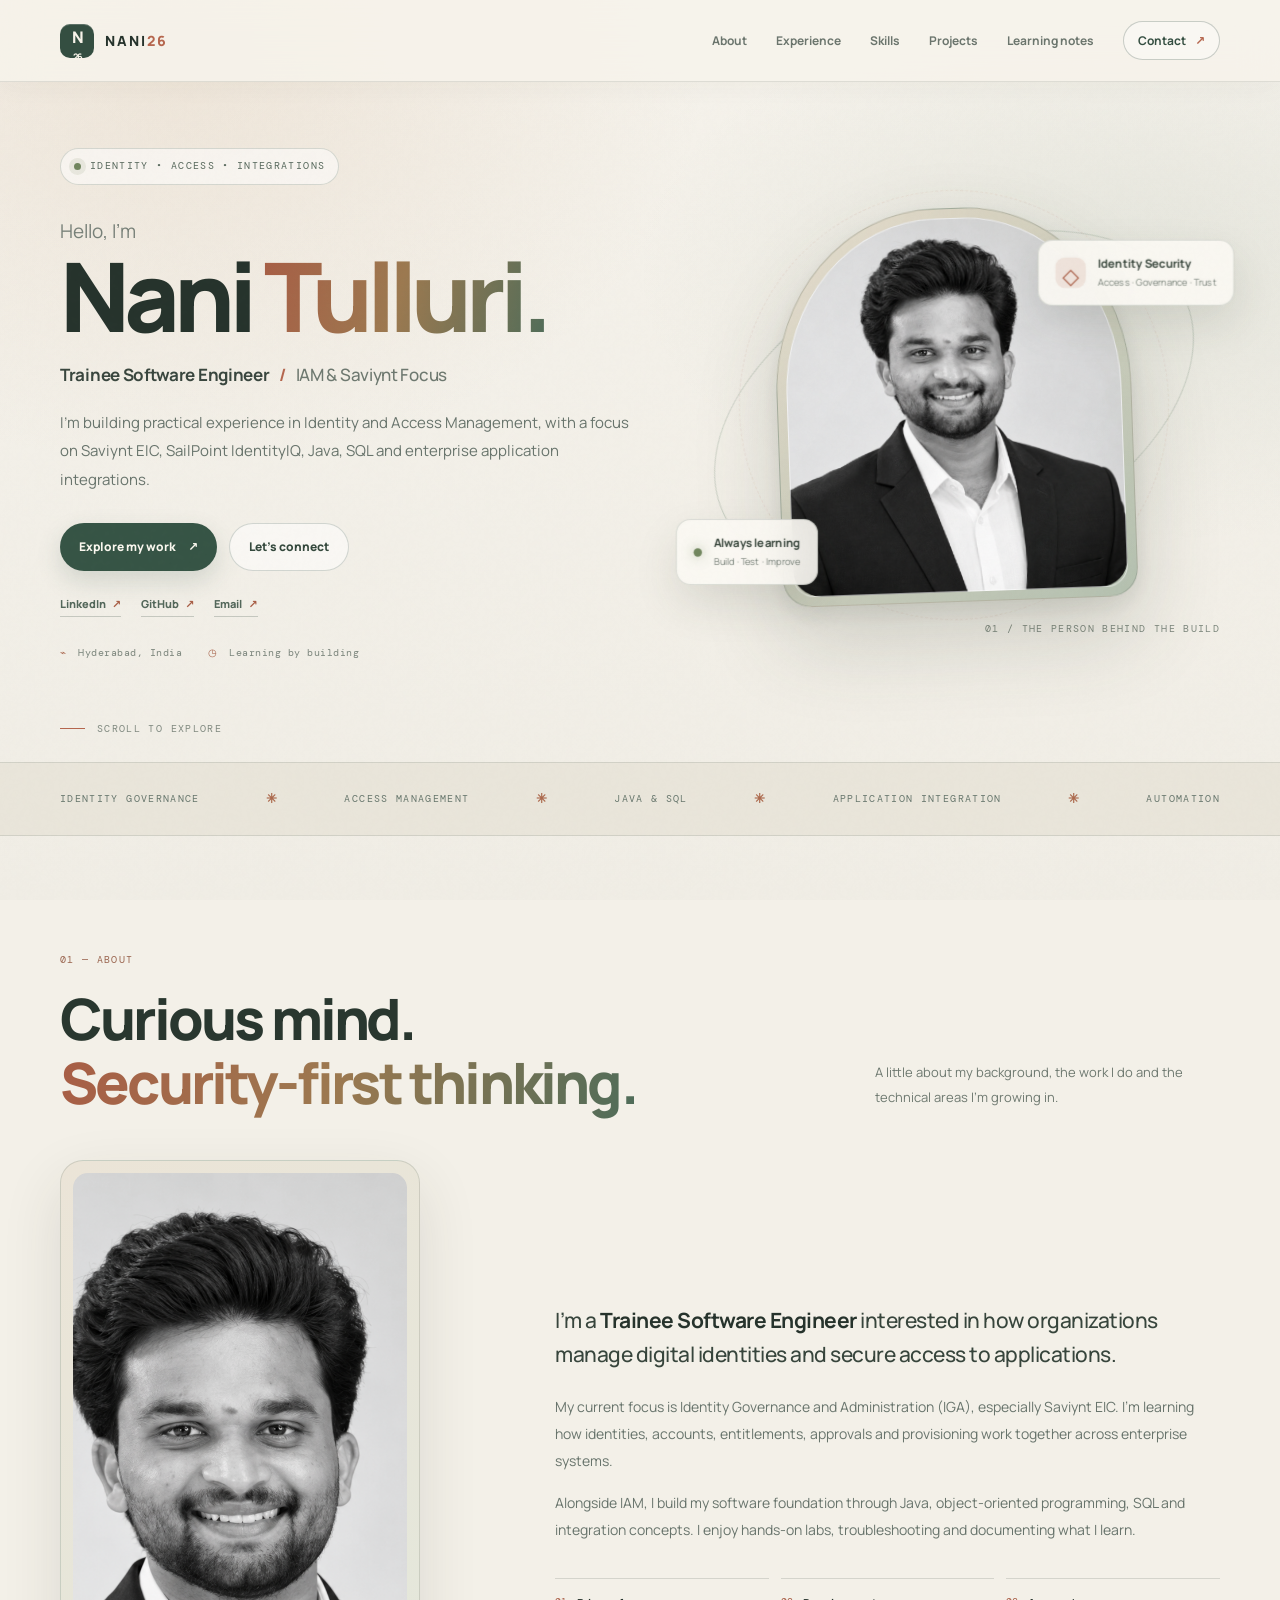
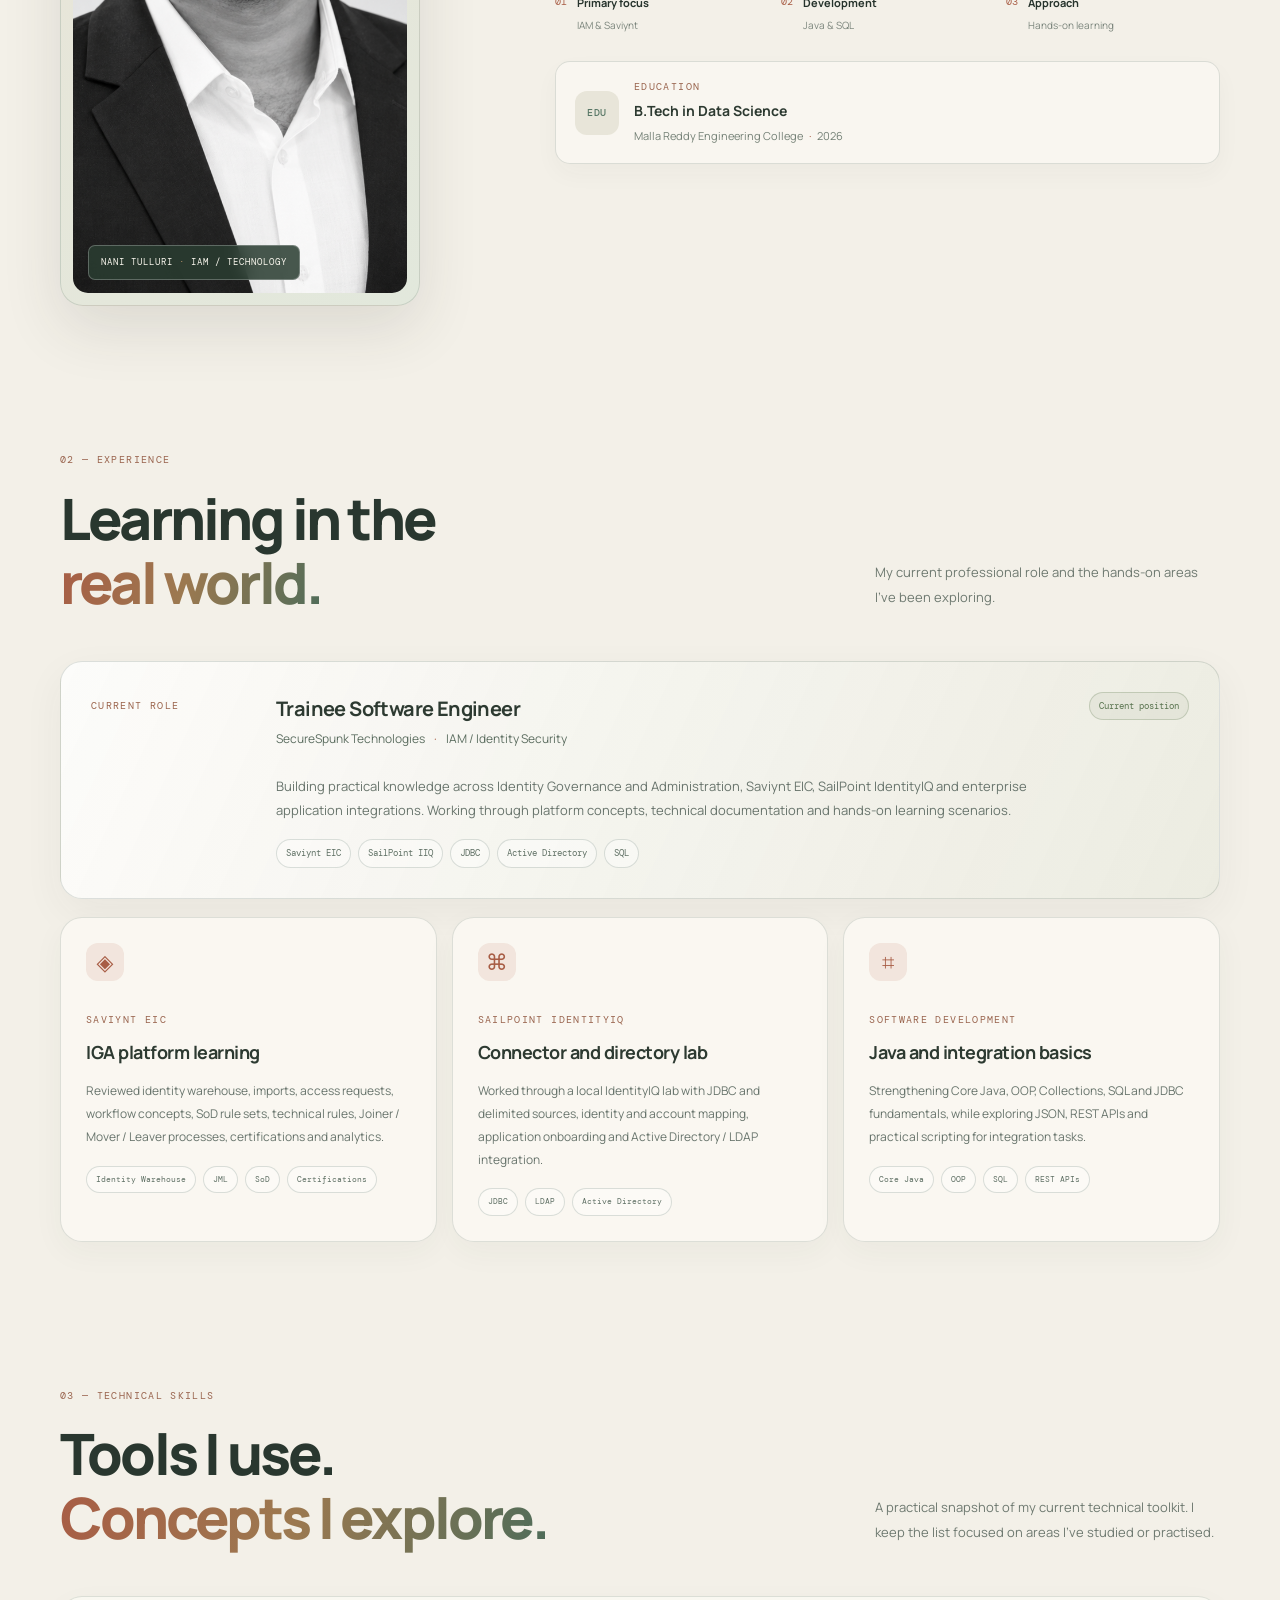
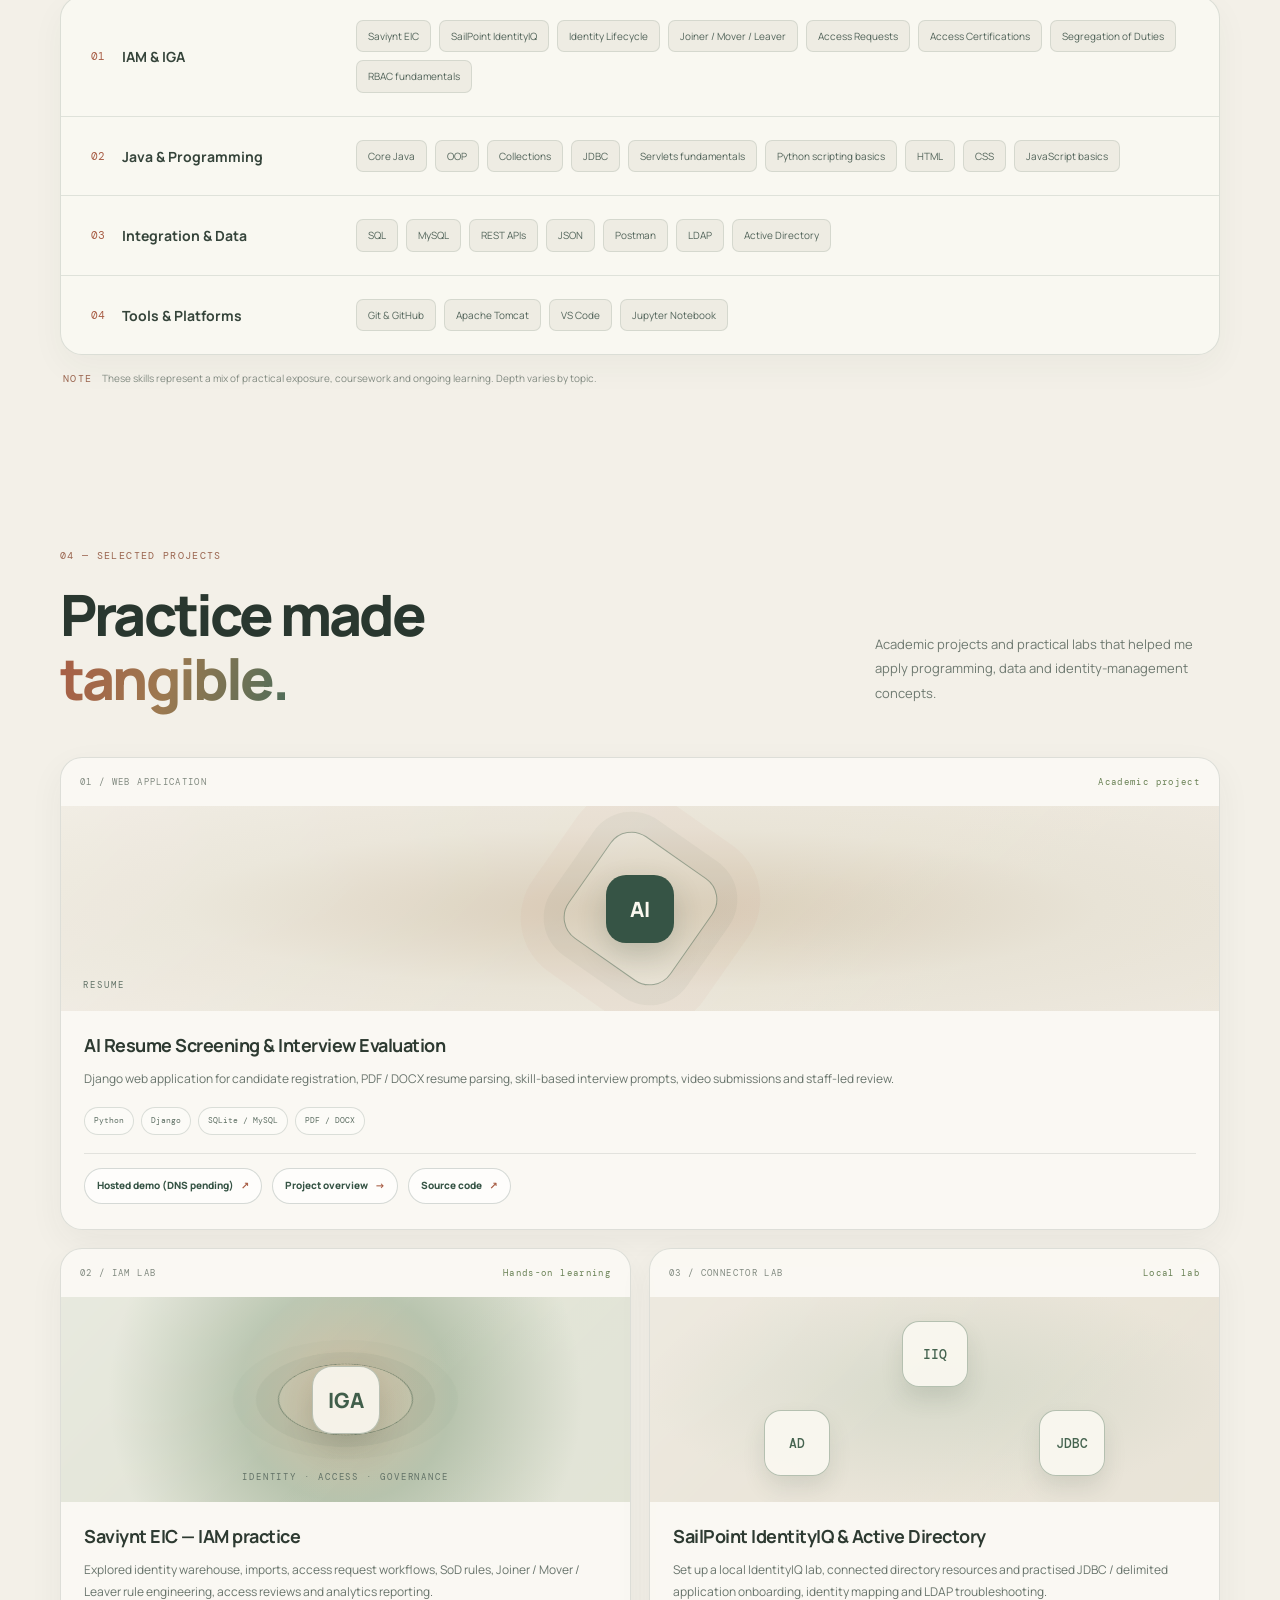
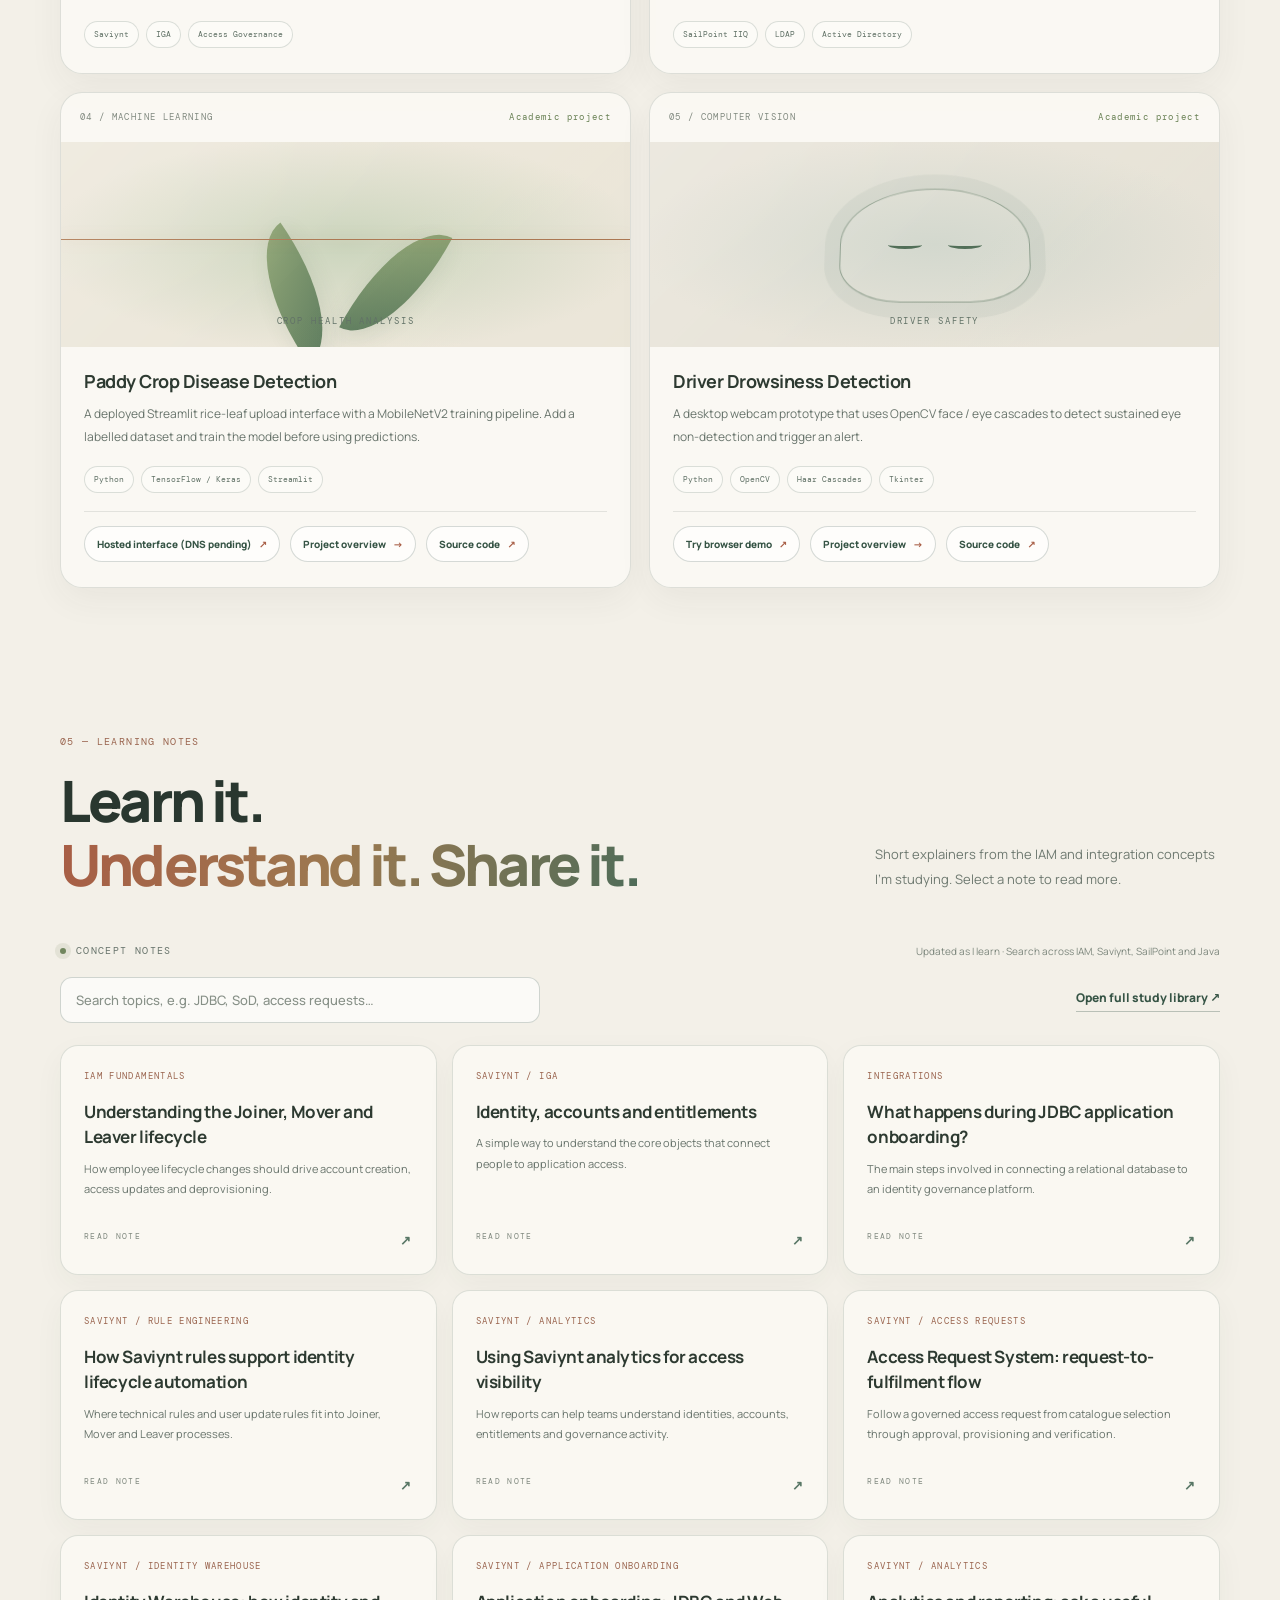
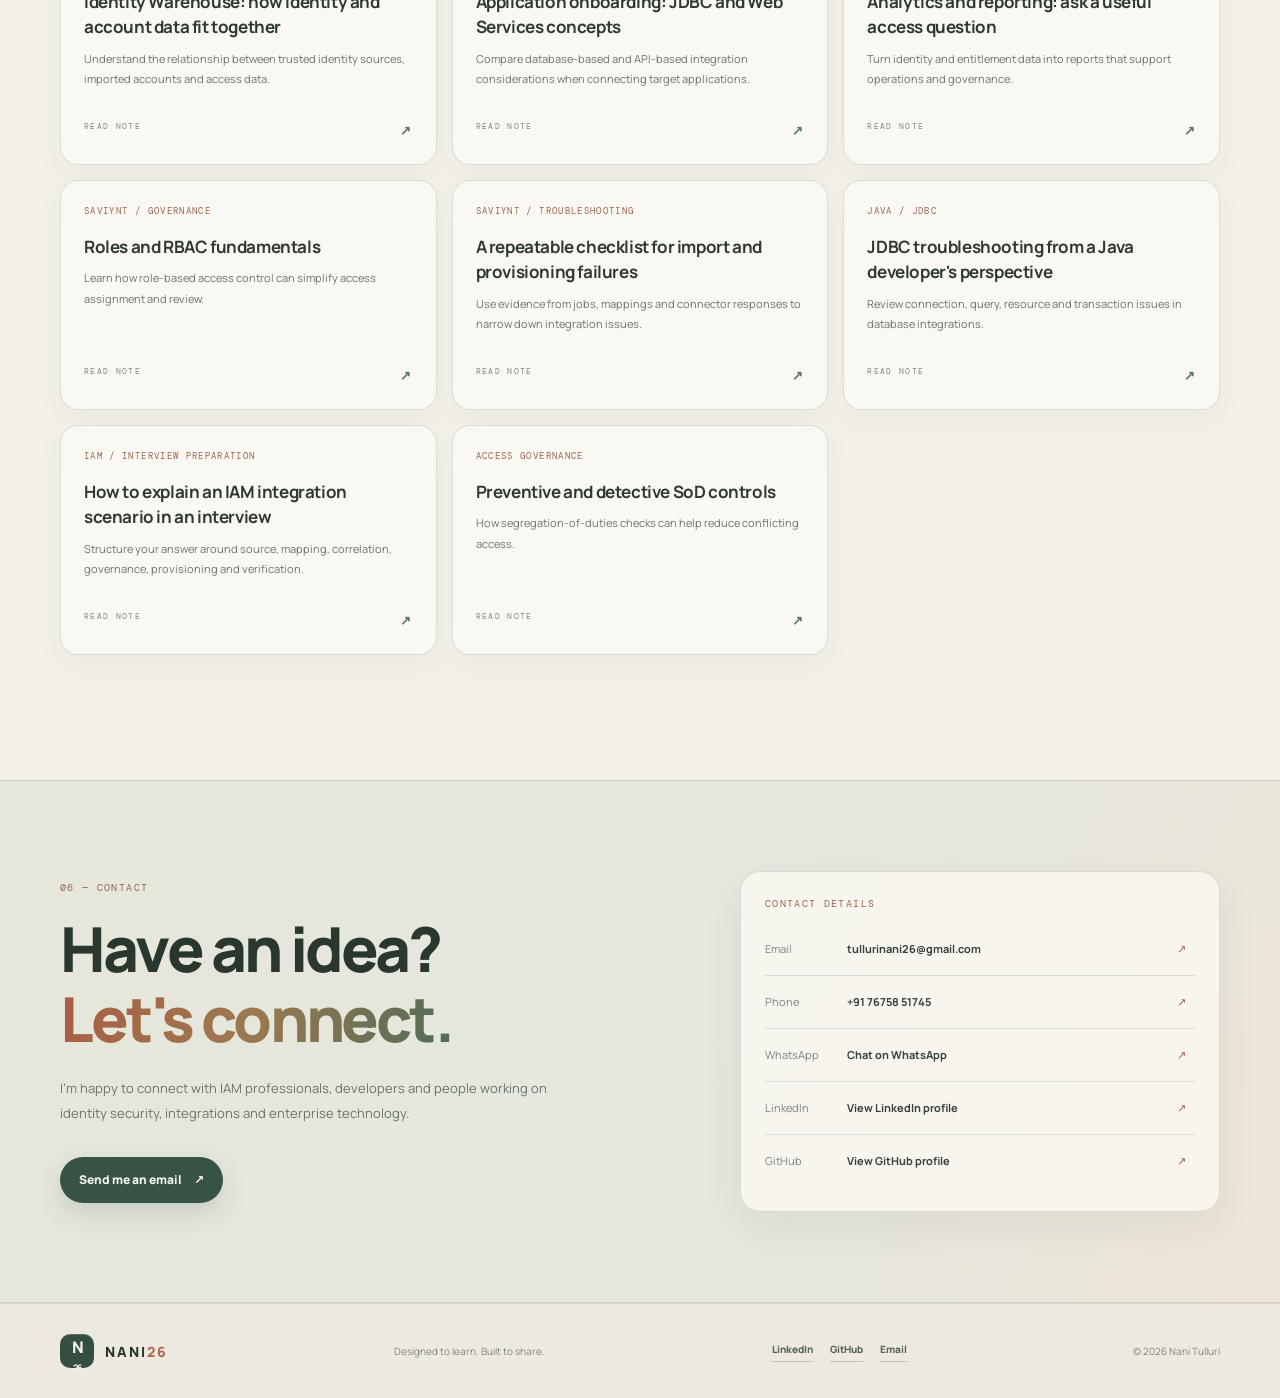
<file: index.html>
<!doctype html>
<html lang="en">
<head>
  <meta charset="utf-8">
  <meta name="viewport" content="width=device-width, initial-scale=1">
  <meta name="theme-color" content="#f3f0e8">
  <meta name="author" content="Nani Tulluri">
  <meta name="description" content="Nani Tulluri is a Trainee Software Engineer focused on Identity and Access Management, Saviynt, SailPoint, Java, SQL and application integrations.">
  <link rel="canonical" href="https://nani26.shop/">
  <title>Nani Tulluri | IAM, Saviynt & Java Portfolio</title>

  <meta property="og:type" content="website">
  <meta property="og:title" content="Nani Tulluri | IAM & Software Engineering">
  <meta property="og:description" content="Explore Nani Tulluri's work and learning in IAM, Saviynt, SailPoint, Java and application integrations.">
  <meta property="og:url" content="https://nani26.shop/">
  <meta property="og:image" content="https://nani26.shop/assets/img/nani-profile.png">
  <meta property="og:image:alt" content="Nani Tulluri">
  <meta name="twitter:card" content="summary_large_image">
  <meta name="twitter:title" content="Nani Tulluri | IAM & Software Engineering">
  <meta name="twitter:description" content="Trainee Software Engineer focused on IAM, Saviynt, Java and integrations.">
  <meta name="twitter:image" content="https://nani26.shop/assets/img/nani-profile.png">

  <script async src="https://www.googletagmanager.com/gtag/js?id=G-GFWPRP09K7"></script>
  <script>
    window.dataLayer = window.dataLayer || [];
    function gtag(){dataLayer.push(arguments);}
    gtag('js', new Date());
    gtag('config', 'G-GFWPRP09K7');
  </script>

  <link rel="icon" href="assets/img/favicon.svg" type="image/svg+xml">
  <link rel="preconnect" href="https://fonts.googleapis.com">
  <link rel="preconnect" href="https://fonts.gstatic.com" crossorigin>
  <link href="https://fonts.googleapis.com/css2?family=DM+Mono:wght@400;500&family=Manrope:wght@400;500;600;700;800&display=swap" rel="stylesheet">
  <link rel="preload" as="image" href="assets/img/nani-profile.png">
  <link rel="stylesheet" href="assets/css/style.css">
  <link rel="stylesheet" href="assets/css/theme-refinement.css">
  <link rel="stylesheet" href="assets/css/portfolio-upgrade.css">

  <script type="application/ld+json">
  {
    "@context": "https://schema.org",
    "@type": "Person",
    "name": "Nani Tulluri",
    "url": "https://nani26.shop/",
    "email": "mailto:tullurinani26@gmail.com",
    "telephone": "+917675851745",
    "jobTitle": "Trainee Software Engineer",
    "address": {
      "@type": "PostalAddress",
      "addressLocality": "Hyderabad",
      "addressRegion": "Telangana",
      "addressCountry": "IN"
    },
    "sameAs": [
      "https://www.linkedin.com/in/nanitulluri/",
      "https://github.com/tullurinani"
    ],
    "knowsAbout": [
      "Identity and Access Management",
      "Identity Governance and Administration",
      "Saviynt EIC",
      "SailPoint IdentityIQ",
      "Java",
      "SQL",
      "JDBC",
      "REST APIs"
    ]
  }
  </script>
</head>
<body>
  <a class="skip-link" href="#main-content">Skip to main content</a>
  <div class="noise-overlay" aria-hidden="true"></div>

  <header class="site-header">
    <a class="brand" href="#home" aria-label="Nani26 home">
      <span class="brand-mark">N<span>26</span></span>
      <span class="brand-name">NANI<span>26</span></span>
    </a>
    <button class="menu-toggle" id="menuToggle" type="button" aria-label="Open navigation" aria-controls="mainNav" aria-expanded="false">
      <span></span><span></span>
    </button>
    <nav class="main-nav" id="mainNav" aria-label="Main navigation">
      <a href="#about">About</a>
      <a href="#experience">Experience</a>
      <a href="#skills">Skills</a>
      <a href="#projects">Projects</a>
      <a href="#notes">Learning notes</a>
      <a href="#contact" class="nav-contact">Contact <span aria-hidden="true">↗</span></a>
    </nav>
  </header>

  <main id="main-content">
    <section class="hero section-shell" id="home" aria-labelledby="hero-title">
      <div class="hero-copy">
        <div class="eyebrow"><span class="pulse-dot" aria-hidden="true"></span> IDENTITY • ACCESS • INTEGRATIONS</div>
        <p class="hero-kicker">Hello, I'm</p>
        <h1 id="hero-title">Nani <span class="gradient-text">Tulluri.</span></h1>
        <h2 class="hero-role">Trainee Software Engineer <span class="role-divider">/</span> <span>IAM &amp; Saviynt Focus</span></h2>
        <p class="hero-description">I’m building practical experience in Identity and Access Management, with a focus on Saviynt EIC, SailPoint IdentityIQ, Java, SQL and enterprise application integrations.</p>
        <div class="hero-actions">
          <a class="btn btn-primary" href="#projects">Explore my work <span aria-hidden="true">↗</span></a>
          <a class="btn btn-ghost" href="#contact">Let's connect</a>
        </div>
        <div class="hero-socials" aria-label="Professional profiles">
          <a href="https://www.linkedin.com/in/nanitulluri/" target="_blank" rel="noopener noreferrer">LinkedIn <span aria-hidden="true">↗</span></a>
          <a href="https://github.com/tullurinani" target="_blank" rel="noopener noreferrer">GitHub <span aria-hidden="true">↗</span></a>
          <a href="mailto:tullurinani26@gmail.com">Email <span aria-hidden="true">↗</span></a>
        </div>
        <div class="hero-meta">
          <span><i class="meta-icon" aria-hidden="true">⌁</i> Hyderabad, India</span>
          <span><i class="meta-icon" aria-hidden="true">◷</i> Learning by building</span>
        </div>
      </div>

      <div class="hero-visual" aria-label="Nani Tulluri profile">
        <div class="orbit orbit-one" aria-hidden="true"></div>
        <div class="orbit orbit-two" aria-hidden="true"></div>
        <div class="profile-frame">
          <img src="assets/img/nani-profile.png" alt="Portrait of Nani Tulluri" class="profile-photo" width="640" height="720" fetchpriority="high">
        </div>
        <div class="float-card float-card-top">
          <span class="float-icon" aria-hidden="true">◇</span>
          <span><b>Identity Security</b><small>Access · Governance · Trust</small></span>
        </div>
        <div class="float-card float-card-bottom">
          <span class="status-indicator" aria-hidden="true"></span>
          <span><b>Always learning</b><small>Build · Test · Improve</small></span>
        </div>
        <div class="visual-caption">01 / THE PERSON BEHIND THE BUILD</div>
      </div>
      <div class="hero-scroll" aria-hidden="true"><span></span> SCROLL TO EXPLORE</div>
    </section>

    <section class="intro-strip" aria-label="Areas of interest">
      <div class="section-shell strip-inner">
        <span>IDENTITY GOVERNANCE</span><b aria-hidden="true">✳</b>
        <span>ACCESS MANAGEMENT</span><b aria-hidden="true">✳</b>
        <span>JAVA &amp; SQL</span><b aria-hidden="true">✳</b>
        <span>APPLICATION INTEGRATION</span><b aria-hidden="true">✳</b>
        <span>AUTOMATION</span>
      </div>
    </section>

    <section class="section-shell section-block" id="about" aria-labelledby="about-title">
      <div class="section-heading">
        <div><span class="section-index">01 — ABOUT</span><h2 id="about-title">Curious mind.<br><span class="gradient-text">Security-first thinking.</span></h2></div>
        <p class="section-lede">A little about my background, the work I do and the technical areas I’m growing in.</p>
      </div>
      <div class="about-grid">
        <div class="about-photo-card">
          <img src="assets/img/nani-profile.png" alt="Nani Tulluri" width="640" height="720" loading="lazy">
          <div class="photo-label">NANI TULLURI <span>·</span> IAM / TECHNOLOGY</div>
        </div>
        <div class="about-content">
          <p class="large-copy">I’m a <strong>Trainee Software Engineer</strong> interested in how organizations manage digital identities and secure access to applications.</p>
          <p>My current focus is Identity Governance and Administration (IGA), especially Saviynt EIC. I’m learning how identities, accounts, entitlements, approvals and provisioning work together across enterprise systems.</p>
          <p>Alongside IAM, I build my software foundation through Java, object-oriented programming, SQL and integration concepts. I enjoy hands-on labs, troubleshooting and documenting what I learn.</p>
          <div class="about-facts">
            <div><span class="fact-number">01</span><span><b>Primary focus</b><small>IAM &amp; Saviynt</small></span></div>
            <div><span class="fact-number">02</span><span><b>Development</b><small>Java &amp; SQL</small></span></div>
            <div><span class="fact-number">03</span><span><b>Approach</b><small>Hands-on learning</small></span></div>
          </div>
          <div class="education-card">
            <span class="education-icon" aria-hidden="true">EDU</span>
            <div><span class="card-overline">EDUCATION</span><h3>B.Tech in Data Science</h3><p>Malla Reddy Engineering College <span>·</span> 2026</p></div>
          </div>
        </div>
      </div>
    </section>

    <section class="section-shell section-block" id="experience" aria-labelledby="experience-title">
      <div class="section-heading">
        <div><span class="section-index">02 — EXPERIENCE</span><h2 id="experience-title">Learning in the<br><span class="gradient-text">real world.</span></h2></div>
        <p class="section-lede">My current professional role and the hands-on areas I’ve been exploring.</p>
      </div>
      <div class="experience-card">
        <div class="experience-date">CURRENT ROLE</div>
        <div class="experience-main">
          <div class="experience-title-row">
            <div><h3>Trainee Software Engineer</h3><p class="company-line">SecureSpunk Technologies <span>·</span> IAM / Identity Security</p></div>
            <span class="work-chip">Current position</span>
          </div>
          <p>Building practical knowledge across Identity Governance and Administration, Saviynt EIC, SailPoint IdentityIQ and enterprise application integrations. Working through platform concepts, technical documentation and hands-on learning scenarios.</p>
          <div class="experience-tags"><span>Saviynt EIC</span><span>SailPoint IIQ</span><span>JDBC</span><span>Active Directory</span><span>SQL</span></div>
        </div>
      </div>
      <div class="practice-grid">
        <article class="practice-card">
          <div class="practice-icon" aria-hidden="true">◈</div><span class="card-overline">SAVIYNT EIC</span>
          <h3>IGA platform learning</h3>
          <p>Reviewed identity warehouse, imports, access requests, workflow concepts, SoD rule sets, technical rules, Joiner / Mover / Leaver processes, certifications and analytics.</p>
          <div class="mini-tags"><span>Identity Warehouse</span><span>JML</span><span>SoD</span><span>Certifications</span></div>
        </article>
        <article class="practice-card">
          <div class="practice-icon" aria-hidden="true">⌘</div><span class="card-overline">SAILPOINT IDENTITYIQ</span>
          <h3>Connector and directory lab</h3>
          <p>Worked through a local IdentityIQ lab with JDBC and delimited sources, identity and account mapping, application onboarding and Active Directory / LDAP integration.</p>
          <div class="mini-tags"><span>JDBC</span><span>LDAP</span><span>Active Directory</span></div>
        </article>
        <article class="practice-card">
          <div class="practice-icon" aria-hidden="true">⌗</div><span class="card-overline">SOFTWARE DEVELOPMENT</span>
          <h3>Java and integration basics</h3>
          <p>Strengthening Core Java, OOP, Collections, SQL and JDBC fundamentals, while exploring JSON, REST APIs and practical scripting for integration tasks.</p>
          <div class="mini-tags"><span>Core Java</span><span>OOP</span><span>SQL</span><span>REST APIs</span></div>
        </article>
      </div>
    </section>

    <section class="section-shell section-block" id="skills" aria-labelledby="skills-title">
      <div class="section-heading">
        <div><span class="section-index">03 — TECHNICAL SKILLS</span><h2 id="skills-title">Tools I use.<br><span class="gradient-text">Concepts I explore.</span></h2></div>
        <p class="section-lede">A practical snapshot of my current technical toolkit. I keep the list focused on areas I’ve studied or practised.</p>
      </div>
      <div class="skills-layout">
        <div class="skill-group"><div class="skill-group-head"><span>01</span><h3>IAM &amp; IGA</h3></div><div class="skill-pills"><span>Saviynt EIC</span><span>SailPoint IdentityIQ</span><span>Identity Lifecycle</span><span>Joiner / Mover / Leaver</span><span>Access Requests</span><span>Access Certifications</span><span>Segregation of Duties</span><span>RBAC fundamentals</span></div></div>
        <div class="skill-group"><div class="skill-group-head"><span>02</span><h3>Java &amp; Programming</h3></div><div class="skill-pills"><span>Core Java</span><span>OOP</span><span>Collections</span><span>JDBC</span><span>Servlets fundamentals</span><span>Python scripting basics</span><span>HTML</span><span>CSS</span><span>JavaScript basics</span></div></div>
        <div class="skill-group"><div class="skill-group-head"><span>03</span><h3>Integration &amp; Data</h3></div><div class="skill-pills"><span>SQL</span><span>MySQL</span><span>REST APIs</span><span>JSON</span><span>Postman</span><span>LDAP</span><span>Active Directory</span></div></div>
        <div class="skill-group"><div class="skill-group-head"><span>04</span><h3>Tools &amp; Platforms</h3></div><div class="skill-pills"><span>Git &amp; GitHub</span><span>Apache Tomcat</span><span>VS Code</span><span>Jupyter Notebook</span></div></div>
      </div>
      <p class="skill-note"><span>NOTE</span> These skills represent a mix of practical exposure, coursework and ongoing learning. Depth varies by topic.</p>
    </section>

    <section class="section-shell section-block" id="projects" aria-labelledby="projects-title">
      <div class="section-heading">
        <div><span class="section-index">04 — SELECTED PROJECTS</span><h2 id="projects-title">Practice made<br><span class="gradient-text">tangible.</span></h2></div>
        <p class="section-lede">Academic projects and practical labs that helped me apply programming, data and identity-management concepts.</p>
      </div>
      <div class="projects-grid">
        <article class="project-card project-featured">
          <div class="project-topline"><span>01 / WEB APPLICATION</span><span class="project-status">Academic project</span></div>
          <div class="project-art project-art-resume" aria-hidden="true"><span class="project-art-label">RESUME</span><span class="project-art-orbit"></span><span class="project-art-node">AI</span></div>
          <div class="project-body"><h3>AI Resume Screening &amp; Interview Evaluation</h3><p>Django web application for candidate registration, PDF / DOCX resume parsing, skill-based interview prompts, video submissions and staff-led review.</p><div class="project-tech"><span>Python</span><span>Django</span><span>SQLite / MySQL</span><span>PDF / DOCX</span></div><div class="project-links"><a href="https://resume.nani.shop" target="_blank" rel="noopener noreferrer">Hosted demo (DNS pending) <span aria-hidden="true">↗</span></a><a href="/projects/resume-analyzer/">Project overview <span aria-hidden="true">→</span></a><a href="https://github.com/tullurinani/Resume-Analyzer" target="_blank" rel="noopener noreferrer">Source code <span aria-hidden="true">↗</span></a></div></div>
        </article>
        <article class="project-card">
          <div class="project-topline"><span>02 / IAM LAB</span><span class="project-status">Hands-on learning</span></div>
          <div class="project-art project-art-iam" aria-hidden="true"><span class="project-art-ring"></span><span class="project-art-node">IGA</span><span class="project-art-label">IDENTITY · ACCESS · GOVERNANCE</span></div>
          <div class="project-body"><h3>Saviynt EIC — IAM practice</h3><p>Explored identity warehouse, imports, access request workflows, SoD rules, Joiner / Mover / Leaver rule engineering, access reviews and analytics reporting.</p><div class="project-tech"><span>Saviynt</span><span>IGA</span><span>Access Governance</span></div></div>
        </article>
        <article class="project-card">
          <div class="project-topline"><span>03 / CONNECTOR LAB</span><span class="project-status">Local lab</span></div>
          <div class="project-art project-art-directory" aria-hidden="true"><span class="directory-node node-a">IIQ</span><span class="directory-node node-b">AD</span><span class="directory-node node-c">JDBC</span></div>
          <div class="project-body"><h3>SailPoint IdentityIQ &amp; Active Directory</h3><p>Set up a local IdentityIQ lab, connected directory resources and practised JDBC / delimited application onboarding, identity mapping and LDAP troubleshooting.</p><div class="project-tech"><span>SailPoint IIQ</span><span>LDAP</span><span>Active Directory</span></div></div>
        </article>
        <article class="project-card">
          <div class="project-topline"><span>04 / MACHINE LEARNING</span><span class="project-status">Academic project</span></div>
          <div class="project-art project-art-crop" aria-hidden="true"><span class="crop-leaf crop-leaf-a"></span><span class="crop-leaf crop-leaf-b"></span><span class="crop-scan"></span><span class="project-art-label">CROP HEALTH ANALYSIS</span></div>
          <div class="project-body"><h3>Paddy Crop Disease Detection</h3><p>A deployed Streamlit rice-leaf upload interface with a MobileNetV2 training pipeline. Add a labelled dataset and train the model before using predictions.</p><div class="project-tech"><span>Python</span><span>TensorFlow / Keras</span><span>Streamlit</span></div><div class="project-links"><a href="https://paddy.nani.shop" target="_blank" rel="noopener noreferrer">Hosted interface (DNS pending) <span aria-hidden="true">↗</span></a><a href="/projects/paddy-crop-disease-detection/">Project overview <span aria-hidden="true">→</span></a><a href="https://github.com/tullurinani/nani26-portfolio/tree/main/projects/paddy-crop-disease-detection" target="_blank" rel="noopener noreferrer">Source code <span aria-hidden="true">↗</span></a></div></div>
        </article>
        <article class="project-card">
          <div class="project-topline"><span>05 / COMPUTER VISION</span><span class="project-status">Academic project</span></div>
          <div class="project-art project-art-driver" aria-hidden="true"><span class="driver-eye eye-one"></span><span class="driver-eye eye-two"></span><span class="driver-frame"></span><span class="project-art-label">DRIVER SAFETY</span></div>
          <div class="project-body"><h3>Driver Drowsiness Detection</h3><p>A desktop webcam prototype that uses OpenCV face / eye cascades to detect sustained eye non-detection and trigger an alert.</p><div class="project-tech"><span>Python</span><span>OpenCV</span><span>Haar Cascades</span><span>Tkinter</span></div><div class="project-links"><a href="/projects/driver-drowsiness-detection/web/">Try browser demo <span aria-hidden="true">↗</span></a><a href="/projects/driver-drowsiness-detection/">Project overview <span aria-hidden="true">→</span></a><a href="https://github.com/tullurinani/nani26-portfolio/tree/main/projects/driver-drowsiness-detection" target="_blank" rel="noopener noreferrer">Source code <span aria-hidden="true">↗</span></a></div></div>
        </article>
      </div>
    </section>

    <section class="section-shell section-block article-section" id="notes" aria-labelledby="notes-title">
      <div class="section-heading">
        <div><span class="section-index">05 — LEARNING NOTES</span><h2>Learn it.<br><span class="gradient-text">Understand it. Share it.</span></h2></div>
        <p class="section-lede">Short explainers from the IAM and integration concepts I’m studying. Select a note to read more.</p>
      </div>
      <div class="article-toolbar"><span class="live-label"><i aria-hidden="true"></i> CONCEPT NOTES</span><span class="notes-caption">Updated as I learn · Search across IAM, Saviynt, SailPoint and Java</span></div>
      <div class="notes-tools">
        <label class="visually-hidden" for="notesSearch">Search learning notes</label>
        <input id="notesSearch" class="notes-search" type="search" placeholder="Search topics, e.g. JDBC, SoD, access requests…" autocomplete="off">
        <a class="notes-library-link" href="https://github.com/tullurinani/nani26-portfolio/tree/main/docs/learning" target="_blank" rel="noopener noreferrer">Open full study library <span aria-hidden="true">↗</span></a>
      </div>
      <div class="articles-grid" id="notesGrid">
        <p class="empty-articles">Loading learning notes…</p>
      </div>
    </section>

    <section class="contact-section" id="contact" aria-labelledby="contact-title">
      <div class="section-shell contact-inner">
        <div>
          <span class="section-index">06 — CONTACT</span>
          <h2 id="contact-title">Have an idea?<br><span class="gradient-text">Let's connect.</span></h2>
          <p>I’m happy to connect with IAM professionals, developers and people working on identity security, integrations and enterprise technology.</p>
          <a class="btn btn-primary contact-cta" href="mailto:tullurinani26@gmail.com">Send me an email <span aria-hidden="true">↗</span></a>
        </div>
        <div class="contact-card" aria-label="Contact details">
          <span class="contact-overline">CONTACT DETAILS</span>
          <a class="contact-row" id="emailLink" href="mailto:tullurinani26@gmail.com"><span>Email</span><b id="emailText">tullurinani26@gmail.com</b><i aria-hidden="true">↗</i></a>
          <a class="contact-row" id="phoneLink" href="tel:+917675851745"><span>Phone</span><b id="phoneText">+91 76758 51745</b><i aria-hidden="true">↗</i></a>
          <a class="contact-row" id="whatsappLink" href="https://wa.me/917675851745" target="_blank" rel="noopener noreferrer"><span>WhatsApp</span><b id="whatsappText">Chat on WhatsApp</b><i aria-hidden="true">↗</i></a>
          <a class="contact-row" id="linkedinLink" href="https://www.linkedin.com/in/nanitulluri/" target="_blank" rel="noopener noreferrer"><span>LinkedIn</span><b id="linkedinText">View LinkedIn profile</b><i aria-hidden="true">↗</i></a>
          <a class="contact-row" id="githubLink" href="https://github.com/tullurinani" target="_blank" rel="noopener noreferrer"><span>GitHub</span><b id="githubText">View GitHub profile</b><i aria-hidden="true">↗</i></a>
        </div>
      </div>
    </section>
  </main>

  <footer class="site-footer">
    <div class="section-shell footer-inner">
      <a class="brand" href="#home" aria-label="Back to top"><span class="brand-mark">N<span>26</span></span><span class="brand-name">NANI<span>26</span></span></a>
      <p>Designed to learn. Built to share.</p>
      <div class="footer-links"><a href="https://www.linkedin.com/in/nanitulluri/" target="_blank" rel="noopener noreferrer">LinkedIn</a><a href="https://github.com/tullurinani" target="_blank" rel="noopener noreferrer">GitHub</a><a href="mailto:tullurinani26@gmail.com">Email</a></div>
      <span class="footer-copy">© <span id="year"></span> Nani Tulluri</span>
    </div>
  </footer>

  <dialog class="article-dialog" id="noteDialog" aria-labelledby="noteDialogTitle">
    <button class="dialog-close" id="dialogClose" type="button" aria-label="Close learning note">×</button>
    <div class="dialog-content" id="dialogContent"></div>
  </dialog>
  <script type="module" src="assets/js/app.js"></script>
</body>
</html>
</file>
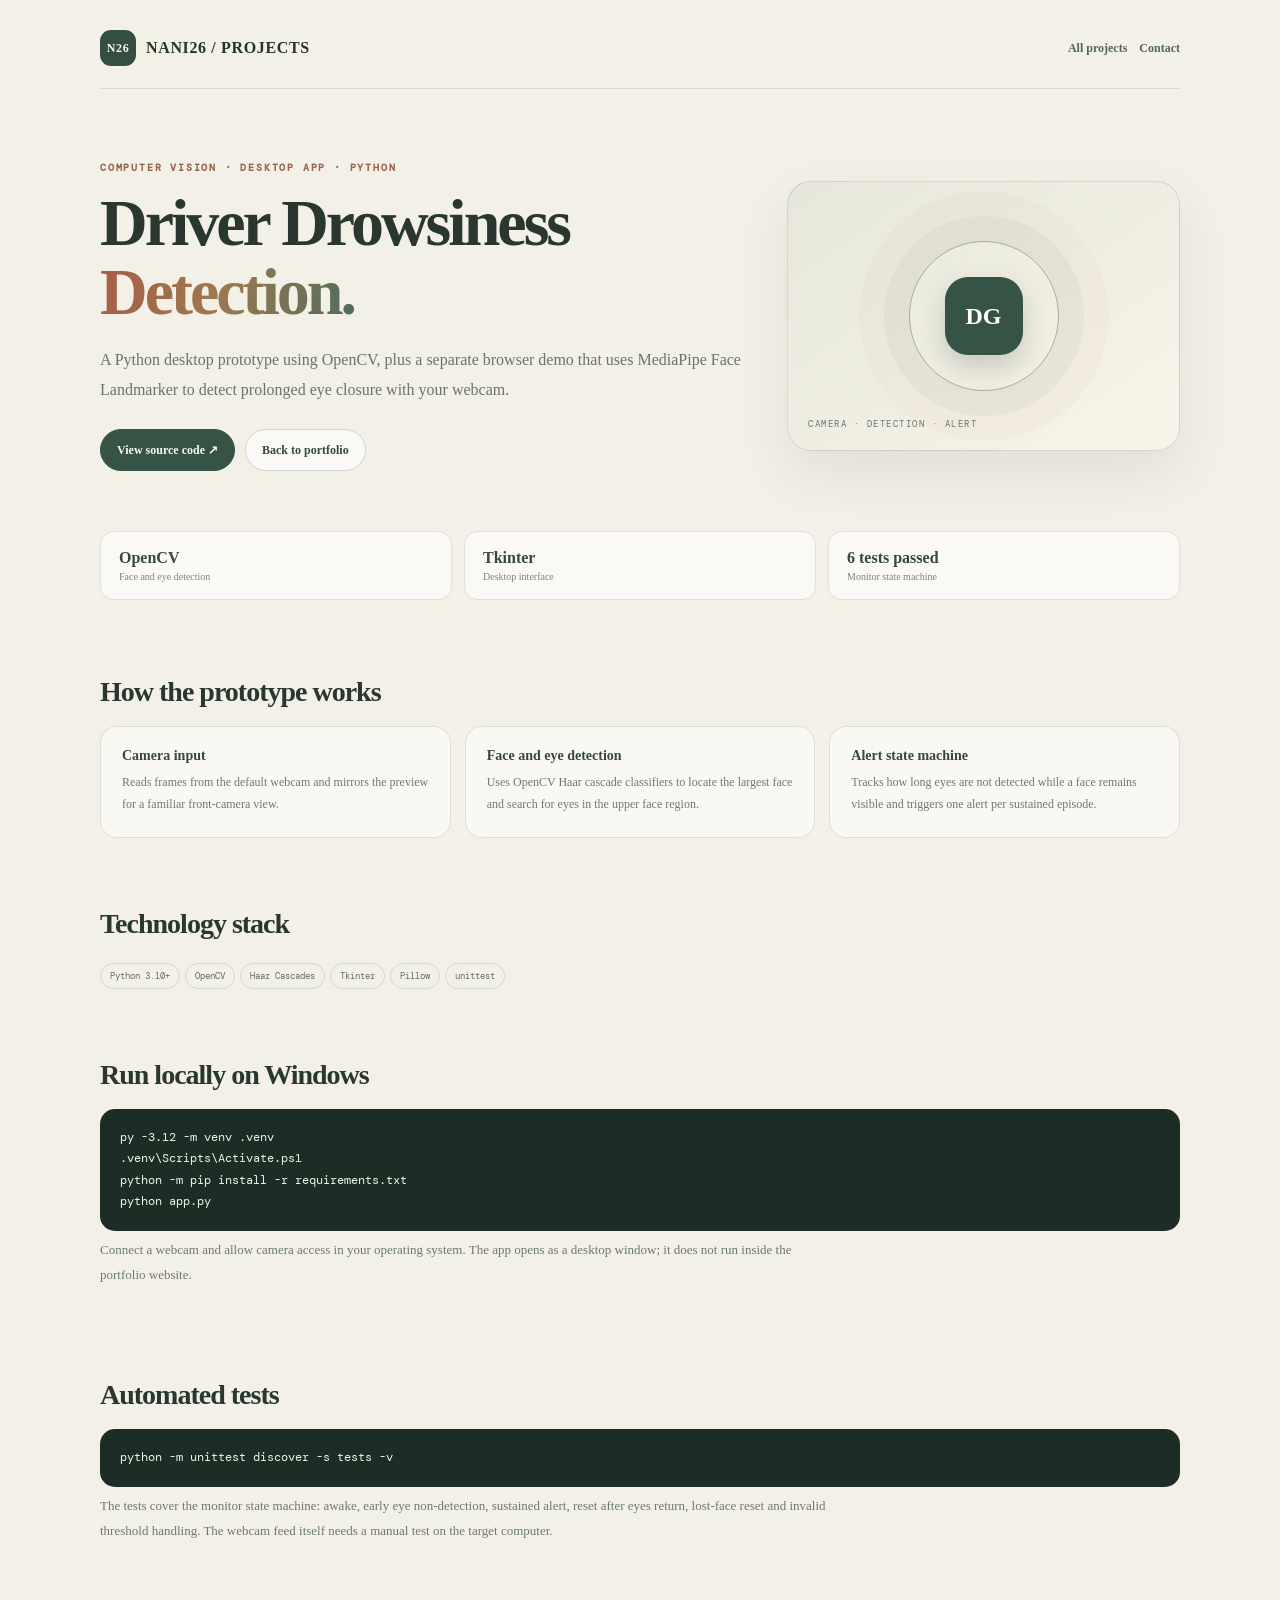
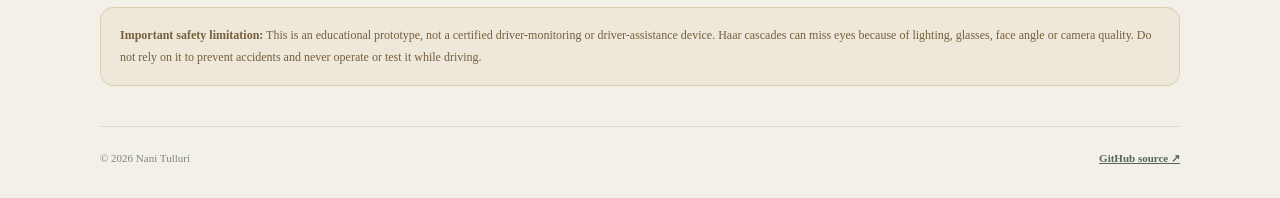
<file: projects/driver-drowsiness-detection/index.html>
<!doctype html>
<html lang="en">
<head>
  <meta charset="utf-8"><meta name="viewport" content="width=device-width, initial-scale=1">
  <meta name="theme-color" content="#f3f0e8">
  <meta name="description" content="Driver Drowsiness Detection — a Python desktop computer-vision prototype using OpenCV Haar cascades and Tkinter.">
  <title>Driver Drowsiness Detection | NANI26 Projects</title>
  <link rel="icon" href="/assets/img/favicon.svg" type="image/svg+xml">
  <link rel="preconnect" href="https://fonts.googleapis.com">
  <link rel="preconnect" href="https://fonts.gstatic.com" crossorigin>
  <link href="https://fonts.googleapis.com/css2?family=DM+Mono:wght@400;500&family=Manrope:wght@400;500;600;700;800&display=swap" rel="stylesheet">
  <link rel="stylesheet" href="/assets/css/project-pages.css">
</head>
<body class="project-page">
<div class="project-wrap">
  <header class="project-header">
    <a class="project-brand" href="/"><span class="project-mark">N26</span><span>NANI26 / PROJECTS</span></a>
    <nav class="project-nav"><a href="/#projects">All projects</a><a href="/#contact">Contact</a></nav>
  </header>
  <main>
    <section class="project-hero">
      <div>
        <div class="project-eyebrow">COMPUTER VISION · DESKTOP APP · PYTHON</div>
        <h1>Driver Drowsiness <span class="project-gradient">Detection.</span></h1>
        <p class="project-lead">A Python desktop prototype using OpenCV, plus a separate browser demo that uses MediaPipe Face Landmarker to detect prolonged eye closure with your webcam.</p>
        <div class="project-actions">
          <a class="project-btn" href="https://github.com/tullurinani/nani26-portfolio/tree/main/projects/driver-drowsiness-detection" target="_blank" rel="noopener noreferrer">View source code ↗</a>
          <a class="project-btn secondary" href="/">Back to portfolio</a>
        </div>
      </div>
      <div class="project-art" aria-hidden="true"><span class="art-orbit"></span><span class="art-node">DG</span><span class="art-caption">CAMERA · DETECTION · ALERT</span></div>
    </section>

    <section class="project-stats">
      <div class="project-stat"><strong>OpenCV</strong><span>Face and eye detection</span></div>
      <div class="project-stat"><strong>Tkinter</strong><span>Desktop interface</span></div>
      <div class="project-stat"><strong>6 tests passed</strong><span>Monitor state machine</span></div>
    </section>

    <section class="project-section">
      <h2>How the prototype works</h2>
      <div class="project-grid">
        <article class="project-card"><b>Camera input</b><p>Reads frames from the default webcam and mirrors the preview for a familiar front-camera view.</p></article>
        <article class="project-card"><b>Face and eye detection</b><p>Uses OpenCV Haar cascade classifiers to locate the largest face and search for eyes in the upper face region.</p></article>
        <article class="project-card"><b>Alert state machine</b><p>Tracks how long eyes are not detected while a face remains visible and triggers one alert per sustained episode.</p></article>
      </div>
    </section>

    <section class="project-section">
      <h2>Technology stack</h2>
      <span class="project-chip">Python 3.10+</span><span class="project-chip">OpenCV</span><span class="project-chip">Haar Cascades</span><span class="project-chip">Tkinter</span><span class="project-chip">Pillow</span><span class="project-chip">unittest</span>
    </section>

    <section class="project-section">
      <h2>Run locally on Windows</h2>
      <pre class="project-code">py -3.12 -m venv .venv
.venv\Scripts\Activate.ps1
python -m pip install -r requirements.txt
python app.py</pre>
      <p class="project-section-intro">Connect a webcam and allow camera access in your operating system. The app opens as a desktop window; it does not run inside the portfolio website.</p>
    </section>

    <section class="project-section">
      <h2>Automated tests</h2>
      <pre class="project-code">python -m unittest discover -s tests -v</pre>
      <p class="project-section-intro">The tests cover the monitor state machine: awake, early eye non-detection, sustained alert, reset after eyes return, lost-face reset and invalid threshold handling. The webcam feed itself needs a manual test on the target computer.</p>
    </section>

    <div class="project-notice"><strong>Important safety limitation:</strong> This is an educational prototype, not a certified driver-monitoring or driver-assistance device. Haar cascades can miss eyes because of lighting, glasses, face angle or camera quality. Do not rely on it to prevent accidents and never operate or test it while driving.</div>
  </main>
  <footer class="project-footer"><span>© <span id="year"></span> Nani Tulluri</span><a href="https://github.com/tullurinani/nani26-portfolio/tree/main/projects/driver-drowsiness-detection" target="_blank" rel="noopener noreferrer">GitHub source ↗</a></footer>
</div>
<script>document.getElementById("year").textContent = new Date().getFullYear();</script>
</body>
</html>
</file>
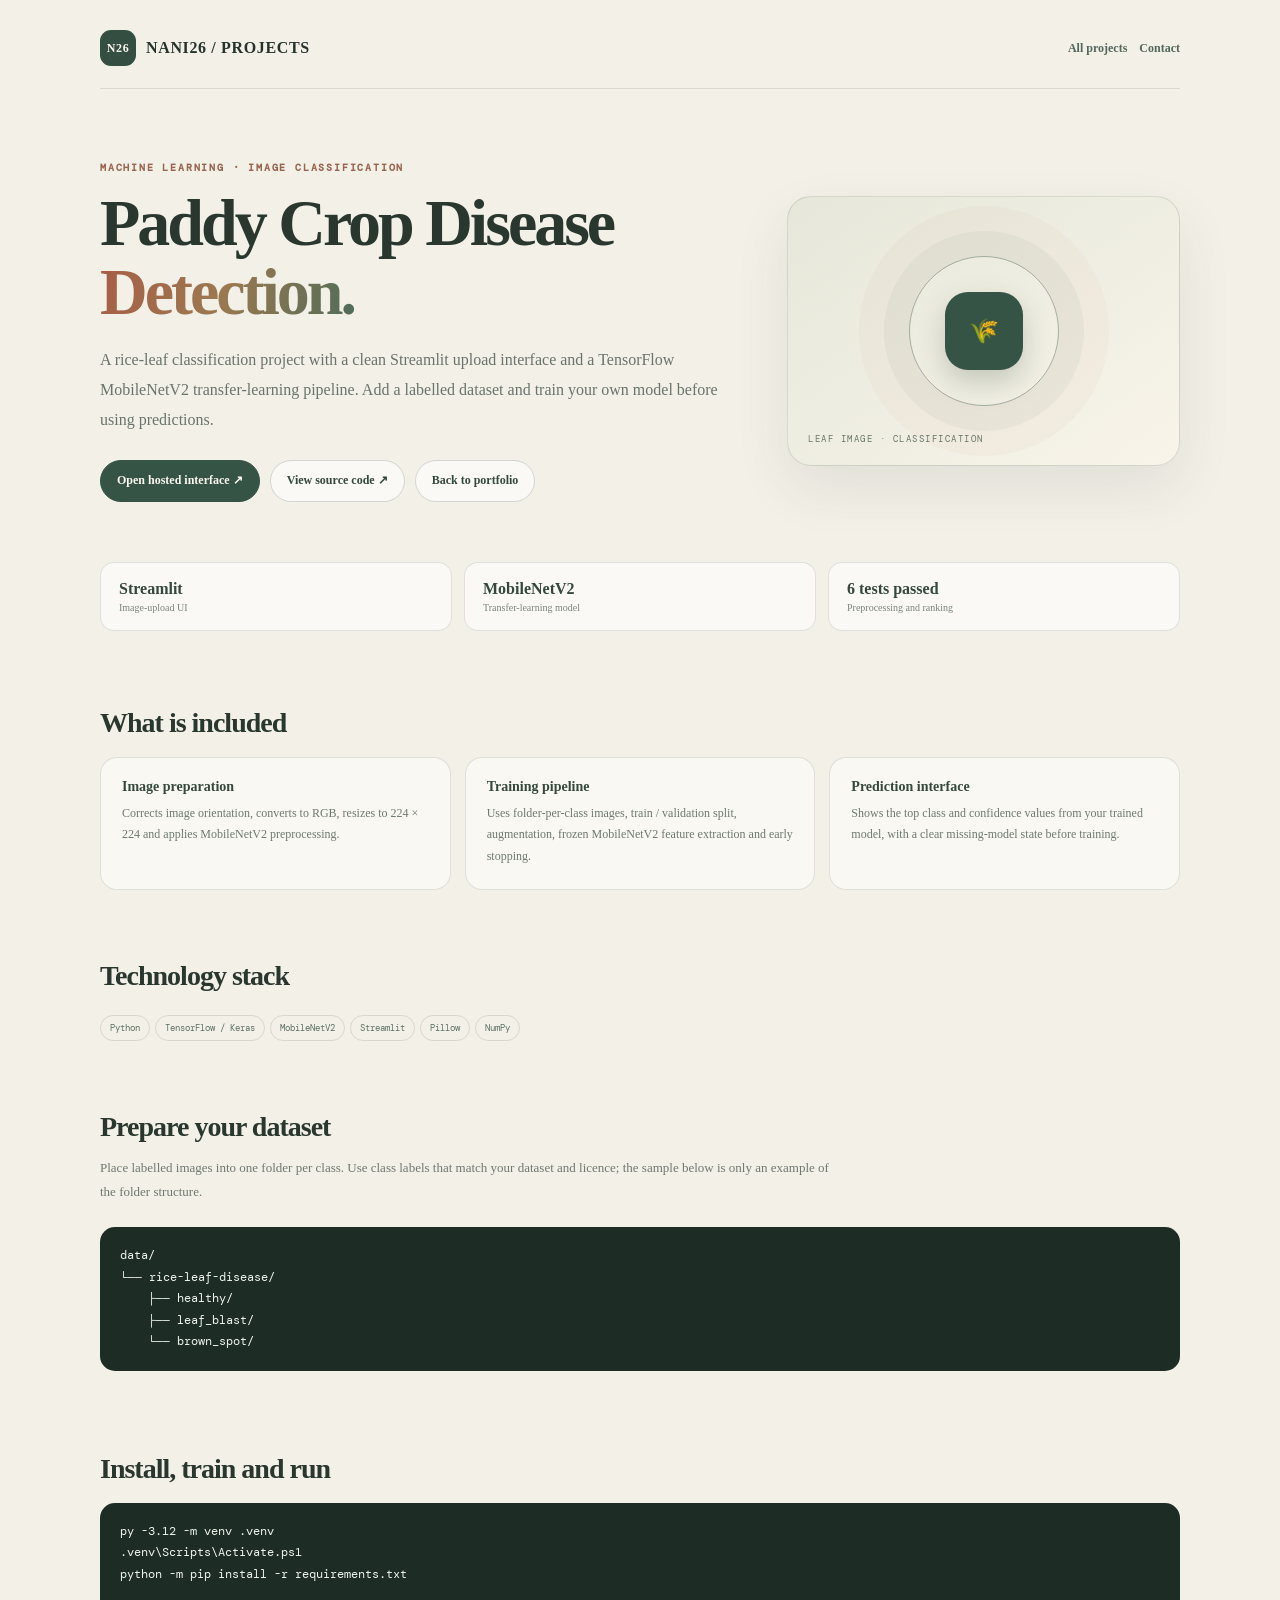
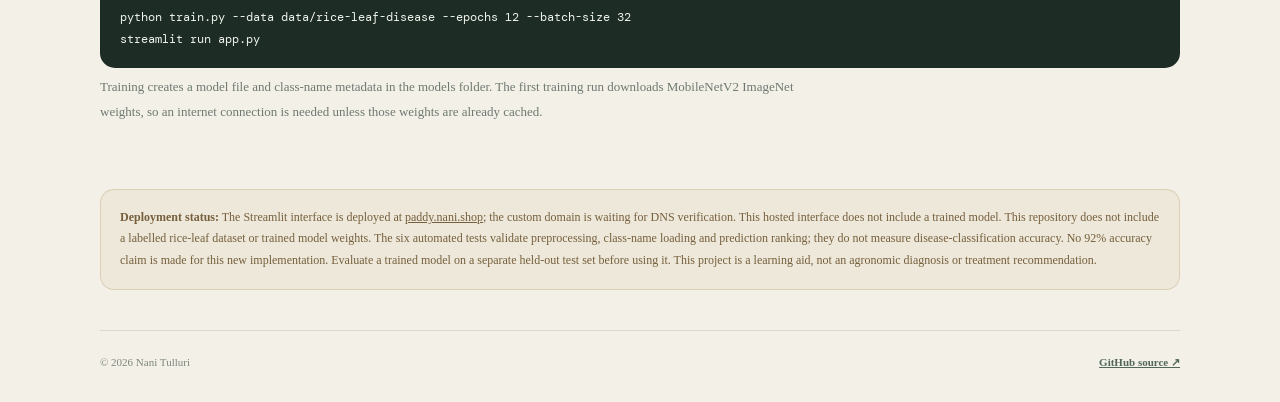
<file: projects/paddy-crop-disease-detection/index.html>
<!doctype html>
<html lang="en">
<head>
  <meta charset="utf-8"><meta name="viewport" content="width=device-width, initial-scale=1">
  <meta name="theme-color" content="#f3f0e8">
  <meta name="description" content="Paddy Crop Disease Detection — a Streamlit and TensorFlow rice-leaf classifier with MobileNetV2 training pipeline.">
  <title>Paddy Crop Disease Detection | NANI26 Projects</title>
  <link rel="icon" href="/assets/img/favicon.svg" type="image/svg+xml">
  <link rel="preconnect" href="https://fonts.googleapis.com">
  <link rel="preconnect" href="https://fonts.gstatic.com" crossorigin>
  <link href="https://fonts.googleapis.com/css2?family=DM+Mono:wght@400;500&family=Manrope:wght@400;500;600;700;800&display=swap" rel="stylesheet">
  <link rel="stylesheet" href="/assets/css/project-pages.css">
</head>
<body class="project-page">
<div class="project-wrap">
  <header class="project-header">
    <a class="project-brand" href="/"><span class="project-mark">N26</span><span>NANI26 / PROJECTS</span></a>
    <nav class="project-nav"><a href="/#projects">All projects</a><a href="/#contact">Contact</a></nav>
  </header>
  <main>
    <section class="project-hero">
      <div>
        <div class="project-eyebrow">MACHINE LEARNING · IMAGE CLASSIFICATION</div>
        <h1>Paddy Crop Disease <span class="project-gradient">Detection.</span></h1>
        <p class="project-lead">A rice-leaf classification project with a clean Streamlit upload interface and a TensorFlow MobileNetV2 transfer-learning pipeline. Add a labelled dataset and train your own model before using predictions.</p>
        <div class="project-actions">
          <a class="project-btn" href="https://paddy.nani.shop" target="_blank" rel="noopener noreferrer">Open hosted interface ↗</a>
          <a class="project-btn secondary" href="https://github.com/tullurinani/nani26-portfolio/tree/main/projects/paddy-crop-disease-detection" target="_blank" rel="noopener noreferrer">View source code ↗</a>
          <a class="project-btn secondary" href="/">Back to portfolio</a>
        </div>
      </div>
      <div class="project-art" aria-hidden="true"><span class="art-orbit"></span><span class="art-node">🌾</span><span class="art-caption">LEAF IMAGE · CLASSIFICATION</span></div>
    </section>

    <section class="project-stats">
      <div class="project-stat"><strong>Streamlit</strong><span>Image-upload UI</span></div>
      <div class="project-stat"><strong>MobileNetV2</strong><span>Transfer-learning model</span></div>
      <div class="project-stat"><strong>6 tests passed</strong><span>Preprocessing and ranking</span></div>
    </section>

    <section class="project-section">
      <h2>What is included</h2>
      <div class="project-grid">
        <article class="project-card"><b>Image preparation</b><p>Corrects image orientation, converts to RGB, resizes to 224 × 224 and applies MobileNetV2 preprocessing.</p></article>
        <article class="project-card"><b>Training pipeline</b><p>Uses folder-per-class images, train / validation split, augmentation, frozen MobileNetV2 feature extraction and early stopping.</p></article>
        <article class="project-card"><b>Prediction interface</b><p>Shows the top class and confidence values from your trained model, with a clear missing-model state before training.</p></article>
      </div>
    </section>

    <section class="project-section">
      <h2>Technology stack</h2>
      <span class="project-chip">Python</span><span class="project-chip">TensorFlow / Keras</span><span class="project-chip">MobileNetV2</span><span class="project-chip">Streamlit</span><span class="project-chip">Pillow</span><span class="project-chip">NumPy</span>
    </section>

    <section class="project-section">
      <h2>Prepare your dataset</h2>
      <p class="project-section-intro">Place labelled images into one folder per class. Use class labels that match your dataset and licence; the sample below is only an example of the folder structure.</p>
      <pre class="project-code">data/
└── rice-leaf-disease/
    ├── healthy/
    ├── leaf_blast/
    └── brown_spot/</pre>
    </section>

    <section class="project-section">
      <h2>Install, train and run</h2>
      <pre class="project-code">py -3.12 -m venv .venv
.venv\Scripts\Activate.ps1
python -m pip install -r requirements.txt

python train.py --data data/rice-leaf-disease --epochs 12 --batch-size 32
streamlit run app.py</pre>
      <p class="project-section-intro">Training creates a model file and class-name metadata in the models folder. The first training run downloads MobileNetV2 ImageNet weights, so an internet connection is needed unless those weights are already cached.</p>
    </section>

    <div class="project-notice"><strong>Deployment status:</strong> The Streamlit interface is deployed at <a href="https://paddy.nani.shop">paddy.nani.shop</a>; the custom domain is waiting for DNS verification. This hosted interface does not include a trained model. This repository does not include a labelled rice-leaf dataset or trained model weights. The six automated tests validate preprocessing, class-name loading and prediction ranking; they do not measure disease-classification accuracy. No 92% accuracy claim is made for this new implementation. Evaluate a trained model on a separate held-out test set before using it. This project is a learning aid, not an agronomic diagnosis or treatment recommendation.</div>
  </main>
  <footer class="project-footer"><span>© <span id="year"></span> Nani Tulluri</span><a href="https://github.com/tullurinani/nani26-portfolio/tree/main/projects/paddy-crop-disease-detection" target="_blank" rel="noopener noreferrer">GitHub source ↗</a></footer>
</div>
<script>document.getElementById("year").textContent = new Date().getFullYear();</script>
</body>
</html>
</file>
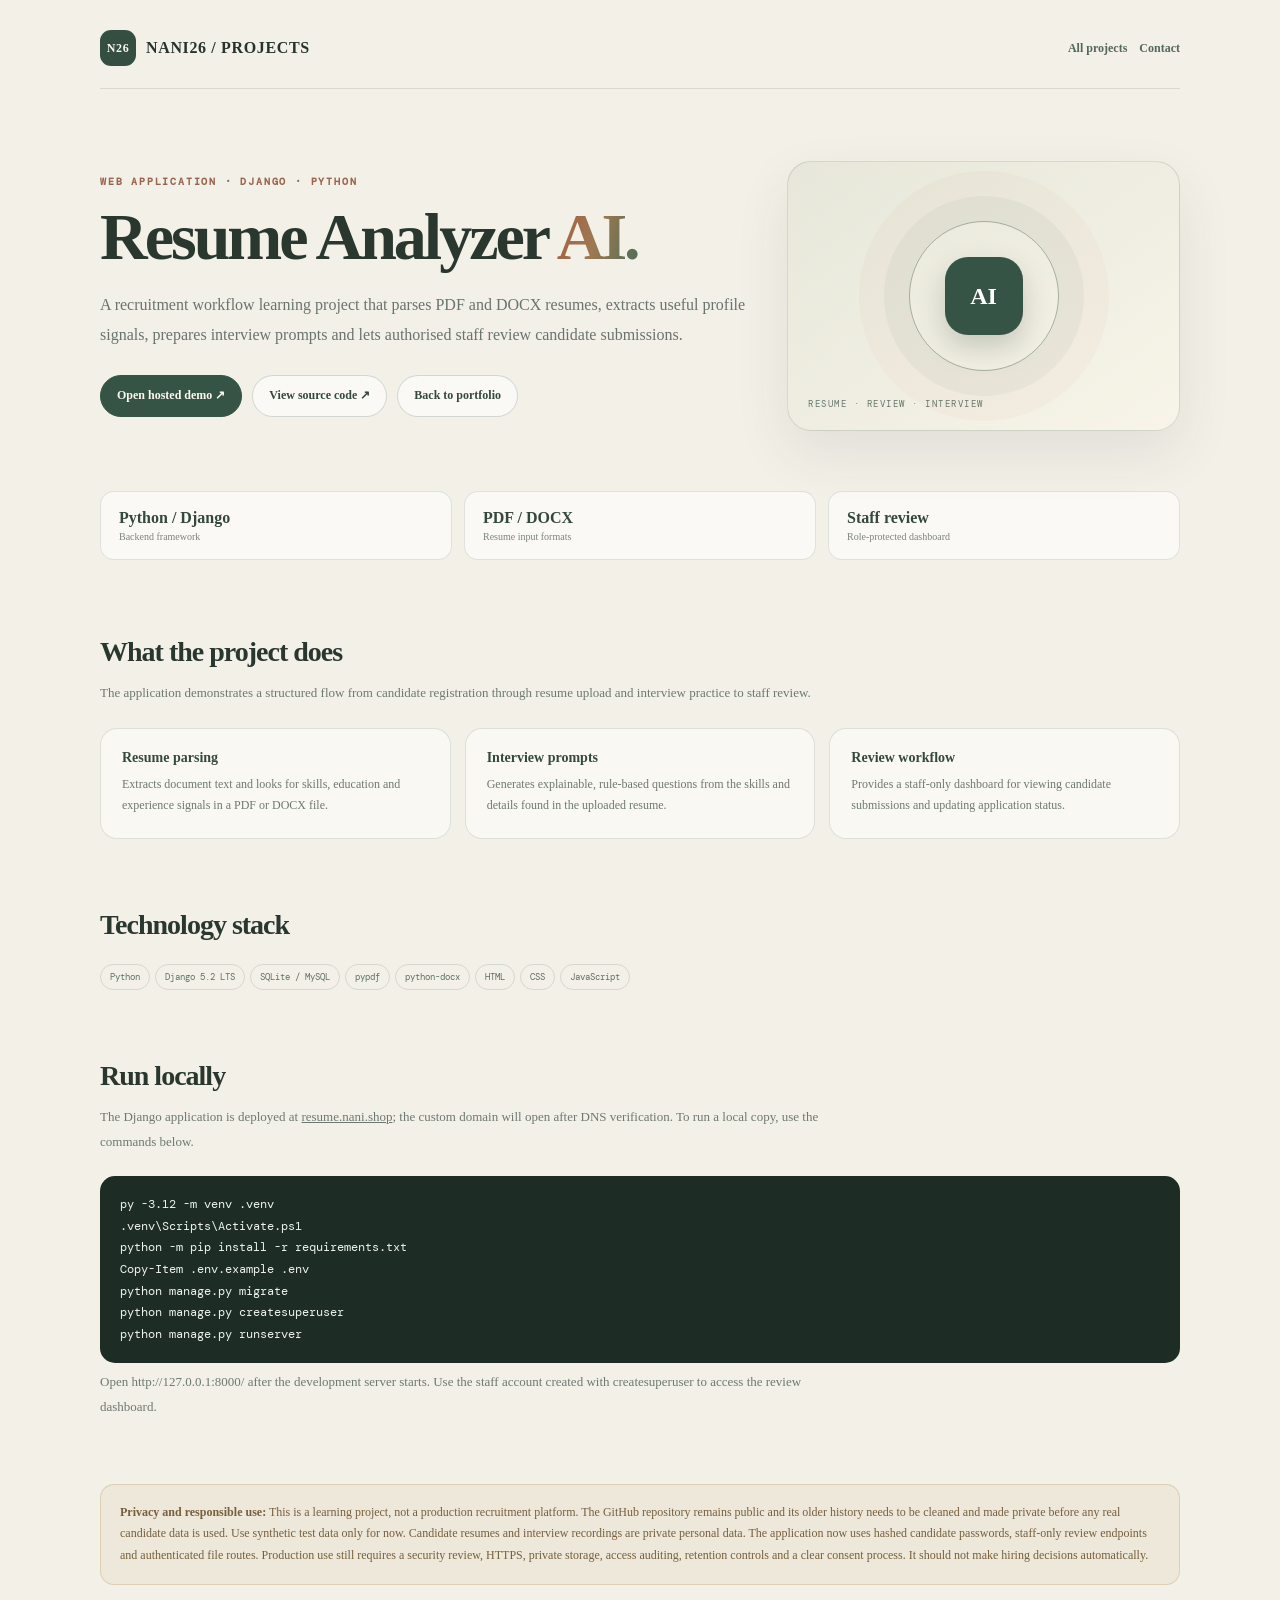
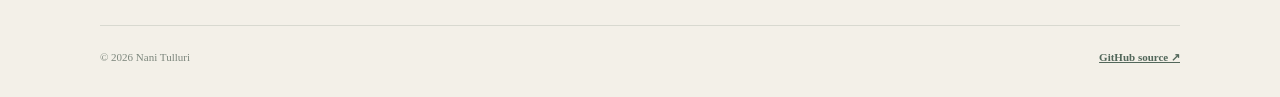
<file: projects/resume-analyzer/index.html>
<!doctype html>
<html lang="en">
<head>
  <meta charset="utf-8"><meta name="viewport" content="width=device-width, initial-scale=1">
  <meta name="theme-color" content="#f3f0e8">
  <meta name="description" content="Resume Analyzer AI — a Django learning project for resume parsing, interview prompts and staff-led candidate review.">
  <title>Resume Analyzer AI | NANI26 Projects</title>
  <link rel="icon" href="/assets/img/favicon.svg" type="image/svg+xml">
  <link rel="preconnect" href="https://fonts.googleapis.com">
  <link rel="preconnect" href="https://fonts.gstatic.com" crossorigin>
  <link href="https://fonts.googleapis.com/css2?family=DM+Mono:wght@400;500&family=Manrope:wght@400;500;600;700;800&display=swap" rel="stylesheet">
  <link rel="stylesheet" href="/assets/css/project-pages.css">
</head>
<body class="project-page">
<div class="project-wrap">
  <header class="project-header">
    <a class="project-brand" href="/"><span class="project-mark">N26</span><span>NANI26 / PROJECTS</span></a>
    <nav class="project-nav"><a href="/#projects">All projects</a><a href="/#contact">Contact</a></nav>
  </header>
  <main>
    <section class="project-hero">
      <div>
        <div class="project-eyebrow">WEB APPLICATION · DJANGO · PYTHON</div>
        <h1>Resume Analyzer <span class="project-gradient">AI.</span></h1>
        <p class="project-lead">A recruitment workflow learning project that parses PDF and DOCX resumes, extracts useful profile signals, prepares interview prompts and lets authorised staff review candidate submissions.</p>
        <div class="project-actions">
          <a class="project-btn" href="https://resume.nani.shop" target="_blank" rel="noopener noreferrer">Open hosted demo ↗</a>
          <a class="project-btn secondary" href="https://github.com/tullurinani/Resume-Analyzer" target="_blank" rel="noopener noreferrer">View source code ↗</a>
          <a class="project-btn secondary" href="/">Back to portfolio</a>
        </div>
      </div>
      <div class="project-art" aria-hidden="true"><span class="art-orbit"></span><span class="art-node">AI</span><span class="art-caption">RESUME · REVIEW · INTERVIEW</span></div>
    </section>

    <section class="project-stats">
      <div class="project-stat"><strong>Python / Django</strong><span>Backend framework</span></div>
      <div class="project-stat"><strong>PDF / DOCX</strong><span>Resume input formats</span></div>
      <div class="project-stat"><strong>Staff review</strong><span>Role-protected dashboard</span></div>
    </section>

    <section class="project-section">
      <h2>What the project does</h2>
      <p class="project-section-intro">The application demonstrates a structured flow from candidate registration through resume upload and interview practice to staff review.</p>
      <div class="project-grid">
        <article class="project-card"><b>Resume parsing</b><p>Extracts document text and looks for skills, education and experience signals in a PDF or DOCX file.</p></article>
        <article class="project-card"><b>Interview prompts</b><p>Generates explainable, rule-based questions from the skills and details found in the uploaded resume.</p></article>
        <article class="project-card"><b>Review workflow</b><p>Provides a staff-only dashboard for viewing candidate submissions and updating application status.</p></article>
      </div>
    </section>

    <section class="project-section">
      <h2>Technology stack</h2>
      <span class="project-chip">Python</span><span class="project-chip">Django 5.2 LTS</span><span class="project-chip">SQLite / MySQL</span><span class="project-chip">pypdf</span><span class="project-chip">python-docx</span><span class="project-chip">HTML</span><span class="project-chip">CSS</span><span class="project-chip">JavaScript</span>
    </section>

    <section class="project-section">
      <h2>Run locally</h2>
      <p class="project-section-intro">The Django application is deployed at <a href="https://resume.nani.shop">resume.nani.shop</a>; the custom domain will open after DNS verification. To run a local copy, use the commands below.</p>
      <pre class="project-code">py -3.12 -m venv .venv
.venv\Scripts\Activate.ps1
python -m pip install -r requirements.txt
Copy-Item .env.example .env
python manage.py migrate
python manage.py createsuperuser
python manage.py runserver</pre>
      <p class="project-section-intro">Open http://127.0.0.1:8000/ after the development server starts. Use the staff account created with createsuperuser to access the review dashboard.</p>
    </section>

    <div class="project-notice"><strong>Privacy and responsible use:</strong> This is a learning project, not a production recruitment platform. The GitHub repository remains public and its older history needs to be cleaned and made private before any real candidate data is used. Use synthetic test data only for now. Candidate resumes and interview recordings are private personal data. The application now uses hashed candidate passwords, staff-only review endpoints and authenticated file routes. Production use still requires a security review, HTTPS, private storage, access auditing, retention controls and a clear consent process. It should not make hiring decisions automatically.</div>
  </main>
  <footer class="project-footer"><span>© <span id="year"></span> Nani Tulluri</span><a href="https://github.com/tullurinani/Resume-Analyzer" target="_blank" rel="noopener noreferrer">GitHub source ↗</a></footer>
</div>
<script>document.getElementById("year").textContent = new Date().getFullYear();</script>
</body>
</html>
</file>
<file: assets/css/style.css>
:root{--bg:#090d18;--bg-2:#0d1424;--panel:#111b2d;--panel-2:#142139;--line:rgba(164,184,222,.15);--text:#ecf3ff;--muted:#9aaac4;--muted-2:#71829f;--violet:#a78bfa;--cyan:#67e8f9;--green:#7ee7bb;--danger:#fda4af;--font:'Manrope',system-ui,sans-serif;--mono:'DM Mono',monospace;--max:1160px;--radius:22px;--shadow:0 24px 70px rgba(0,0,0,.28)}
*{box-sizing:border-box}html{scroll-behavior:smooth;scroll-padding-top:94px}body{margin:0;background:var(--bg);color:var(--text);font-family:var(--font);line-height:1.65;overflow-x:hidden}body:before{content:"";position:fixed;inset:0;pointer-events:none;background:radial-gradient(ellipse at 18% 10%,rgba(79,70,229,.13),transparent 36%),radial-gradient(ellipse at 85% 37%,rgba(8,145,178,.09),transparent 30%);z-index:-2}.noise-overlay{position:fixed;inset:0;pointer-events:none;z-index:5;opacity:.025;background-image:url("data:image/svg+xml,%3Csvg viewBox='0 0 180 180' xmlns='http://www.w3.org/2000/svg'%3E%3Cfilter id='n'%3E%3CfeTurbulence type='fractalNoise' baseFrequency='.8' numOctaves='3' stitchTiles='stitch'/%3E%3C/filter%3E%3Crect width='100%25' height='100%25' filter='url(%23n)' opacity='.7'/%3E%3C/svg%3E")}.section-shell{width:min(var(--max),calc(100% - 48px));margin-inline:auto}.site-header{height:82px;padding:0 max(24px,calc((100vw - var(--max))/2));display:flex;align-items:center;justify-content:space-between;border-bottom:1px solid rgba(164,184,222,.1);position:sticky;top:0;z-index:20;background:rgba(9,13,24,.84);backdrop-filter:blur(18px)}.brand{display:flex;align-items:center;gap:11px;text-decoration:none;color:var(--text)}.brand-mark{height:34px;width:34px;border-radius:10px;background:linear-gradient(145deg,#9b87f5,#4e83c7);display:grid;place-items:center;font-size:16px;font-weight:800;color:#09111f;letter-spacing:-1px}.brand-mark span{font-size:9px;margin-left:1px}.brand-name{font-size:14px;letter-spacing:2px;font-weight:800}.brand-name span{color:var(--violet)}.main-nav{display:flex;align-items:center;gap:29px}.main-nav a,.back-home{font-size:12px;color:var(--muted);text-decoration:none;font-weight:700;transition:.2s}.main-nav a:hover,.back-home:hover{color:var(--text)}.main-nav .nav-contact{color:var(--text);border:1px solid var(--line);padding:9px 14px;border-radius:999px}.nav-contact span{color:var(--cyan);margin-left:7px}.menu-toggle{display:none;background:none;border:0;color:var(--text)}.hero{min-height:680px;display:grid;grid-template-columns:1.05fr .95fr;align-items:center;gap:40px;position:relative;padding-top:56px;padding-bottom:90px}.eyebrow,.section-index,.card-overline,.project-topline,.visual-caption,.hero-scroll,.contact-overline,.experience-date,.strip-inner,.article-category,.article-date,.live-label,.skill-note>span{font-family:var(--mono);letter-spacing:1.35px;font-size:10px}.eyebrow{display:inline-flex;align-items:center;gap:9px;color:#b6c4dc;padding:9px 13px;border:1px solid var(--line);border-radius:999px;background:rgba(18,30,52,.55)}.pulse-dot,.live-label i{display:inline-block;width:7px;height:7px;border-radius:50%;background:var(--green);box-shadow:0 0 0 5px rgba(126,231,187,.1)}.hero-kicker{color:var(--muted);font-size:19px;margin:31px 0 0}.hero h1{font-size:clamp(58px,8vw,96px);letter-spacing:-6px;line-height:1.03;margin:0 0 15px;font-weight:800}.gradient-text{background:linear-gradient(105deg,#c4b5fd 0%,#84d9ed 52%,#8ce5c0 100%);background-clip:text;-webkit-background-clip:text;color:transparent}.hero-role{font-size:17px;font-weight:700;color:#e4eaf7;margin:0 0 20px;letter-spacing:-.3px}.hero-role span:last-child{color:var(--muted);font-weight:500}.role-divider{color:var(--violet);padding:0 7px}.hero-description{max-width:570px;color:var(--muted);font-size:15px;line-height:1.9}.hero-actions{display:flex;gap:12px;margin-top:29px;flex-wrap:wrap}.btn{display:inline-flex;justify-content:center;align-items:center;gap:12px;border-radius:999px;padding:13px 19px;font-family:var(--font);font-size:12px;font-weight:800;text-decoration:none;cursor:pointer;transition:transform .2s,box-shadow .2s,border-color .2s}.btn:hover{transform:translateY(-2px)}.btn-primary{background:linear-gradient(110deg,#b4a2ff,#7bcae7);color:#0b1221;border:0;box-shadow:0 10px 30px rgba(132,166,230,.17)}.btn-primary:hover{box-shadow:0 14px 35px rgba(132,166,230,.28)}.btn-ghost{background:rgba(255,255,255,.025);border:1px solid var(--line);color:var(--text)}.btn-full{width:100%}.hero-meta{display:flex;gap:26px;margin-top:40px;color:var(--muted-2);font-family:var(--mono);font-size:10px;letter-spacing:.5px}.meta-icon{color:var(--cyan);font-style:normal;margin-right:5px}.hero-visual{min-height:480px;position:relative;display:grid;place-items:center}.profile-frame{width:min(355px,75%);aspect-ratio:1/1.11;position:relative;z-index:2;border-radius:46% 46% 28px 28px;overflow:hidden;border:1px solid rgba(190,203,255,.22);box-shadow:0 35px 100px rgba(0,0,0,.4);background:linear-gradient(145deg,#26354b,#111b2d);padding:9px}.profile-frame:after{content:"";position:absolute;inset:9px;border:1px solid rgba(255,255,255,.2);border-radius:46% 46% 21px 21px;pointer-events:none}.profile-photo{width:100%;height:100%;object-fit:cover;object-position:center 30%;border-radius:inherit;filter:grayscale(1) contrast(1.04)}.orbit{position:absolute;border:1px solid rgba(150,171,220,.15);border-radius:50%;transform:rotate(-25deg)}.orbit-one{width:510px;height:305px}.orbit-two{width:430px;height:430px;border-style:dashed;opacity:.5}.float-card{position:absolute;z-index:3;display:flex;align-items:center;gap:11px;padding:13px 16px;border:1px solid rgba(185,202,245,.2);background:rgba(16,27,46,.9);backdrop-filter:blur(15px);border-radius:14px;box-shadow:var(--shadow)}.float-card b,.float-card small{display:block}.float-card b{font-size:11px}.float-card small{font-size:9px;color:var(--muted);margin-top:2px}.float-card-top{top:82px;right:-2px}.float-card-bottom{bottom:68px;left:0}.float-icon{height:29px;width:29px;border-radius:9px;display:grid;place-items:center;background:rgba(167,139,250,.16);color:var(--violet);font-size:21px}.status-indicator{width:8px;height:8px;border-radius:50%;background:var(--green);box-shadow:0 0 12px var(--green)}.visual-caption{position:absolute;bottom:8px;right:0;color:var(--muted-2)}.hero-scroll{position:absolute;bottom:25px;left:0;color:var(--muted-2);display:flex;align-items:center;gap:12px}.hero-scroll span{width:25px;height:1px;background:var(--violet)}.intro-strip{border-block:1px solid var(--line);background:rgba(15,23,40,.63)}.strip-inner{min-height:72px;display:flex;justify-content:space-between;align-items:center;gap:20px;color:#8798b5;flex-wrap:wrap}.strip-inner b{color:var(--violet);font-size:13px}.section-block{padding-top:116px;padding-bottom:30px}.section-heading{display:flex;align-items:end;justify-content:space-between;gap:35px;margin-bottom:46px}.section-index{color:var(--cyan);display:block;margin-bottom:17px}.section-heading h2,.contact-inner h2{font-size:clamp(35px,5vw,57px);line-height:1.13;letter-spacing:-2.8px;margin:0;font-weight:800}.section-lede{max-width:345px;color:var(--muted);font-size:13px;line-height:1.9;margin:0 0 5px}.about-grid{display:grid;grid-template-columns:.78fr 1.22fr;gap:70px;align-items:center}.about-photo-card{position:relative;max-width:360px;padding:12px;border:1px solid var(--line);border-radius:23px;background:linear-gradient(145deg,rgba(35,50,76,.8),rgba(17,27,45,.8));box-shadow:var(--shadow)}.about-photo-card img{display:block;width:100%;aspect-ratio:4/4.6;object-fit:cover;object-position:center 28%;border-radius:15px;filter:grayscale(1)}.photo-label{position:absolute;left:27px;bottom:25px;padding:9px 12px;border:1px solid rgba(255,255,255,.2);background:rgba(7,12,22,.82);backdrop-filter:blur(8px);border-radius:7px;font-family:var(--mono);font-size:9px;letter-spacing:1px}.photo-label span{color:var(--cyan)}.about-content p{color:var(--muted);font-size:14px;line-height:1.95}.about-content .large-copy{color:#e1e9f8;font-size:21px;line-height:1.65;font-weight:500;letter-spacing:-.5px;margin-top:0}.large-copy strong{color:#fff}.about-facts{display:grid;grid-template-columns:repeat(3,1fr);gap:12px;margin-top:35px}.about-facts>div{border-top:1px solid var(--line);padding-top:15px;display:flex;gap:10px;align-items:start}.fact-number{font-family:var(--mono);font-size:10px;color:var(--violet)}.about-facts b,.about-facts small{display:block}.about-facts b{font-size:11px}.about-facts small{font-size:10px;color:var(--muted-2);margin-top:4px}.experience-card{display:grid;grid-template-columns:155px 1fr;gap:30px;padding:30px;border:1px solid var(--line);border-radius:var(--radius);background:linear-gradient(120deg,rgba(23,37,61,.85),rgba(14,22,38,.85));margin-bottom:18px}.experience-date{color:var(--cyan);padding-top:6px}.experience-title-row{display:flex;justify-content:space-between;align-items:start;gap:20px}.experience-main h3{margin:0;font-size:20px;letter-spacing:-.6px}.company-line{margin:4px 0 14px!important;color:#c7d3e7!important;font-size:12px!important}.company-line span{color:var(--violet);padding:0 7px}.experience-main>p{font-size:13px;color:var(--muted);line-height:1.8;max-width:750px}.work-chip,.experience-tags span,.mini-tags span,.project-tech span{font-size:9px;font-family:var(--mono);color:#aebdd5;border:1px solid var(--line);border-radius:999px;padding:6px 9px;white-space:nowrap}.work-chip{color:var(--green);border-color:rgba(126,231,187,.25)}.experience-tags,.mini-tags,.project-tech{display:flex;gap:7px;flex-wrap:wrap;margin-top:17px}.practice-grid{display:grid;grid-template-columns:repeat(3,1fr);gap:15px}.practice-card{padding:25px;border:1px solid var(--line);border-radius:var(--radius);background:rgba(16,26,44,.72);min-height:270px;transition:.25s}.practice-card:hover,.project-card:hover,.article-card:hover{transform:translateY(-4px);border-color:rgba(167,139,250,.38)}.practice-icon{height:38px;width:38px;border-radius:12px;background:rgba(167,139,250,.13);display:grid;place-items:center;color:var(--violet);font-size:22px;margin-bottom:23px}.card-overline{color:var(--cyan)}.practice-card h3{font-size:18px;letter-spacing:-.5px;margin:8px 0}.practice-card p{font-size:12px;color:var(--muted);line-height:1.85}.mini-tags span{font-size:8px}.mini-tags .in-progress{color:#f6c779;border-color:rgba(246,199,121,.25)}.skills-layout{border:1px solid var(--line);border-radius:var(--radius);overflow:hidden;background:rgba(15,24,41,.65)}.skill-group{display:grid;grid-template-columns:240px 1fr;gap:25px;padding:25px 30px;border-bottom:1px solid var(--line)}.skill-group:last-child{border:0}.skill-group-head{display:flex;gap:17px;align-items:center}.skill-group-head span{font-family:var(--mono);font-size:11px;color:var(--violet)}.skill-group-head h3{font-size:14px;margin:0}.skill-pills{display:flex;gap:8px;flex-wrap:wrap}.skill-pills span{background:rgba(150,170,210,.07);border:1px solid rgba(150,170,210,.12);color:#c1cee2;border-radius:7px;padding:8px 11px;font-size:10px}.skill-note{color:var(--muted-2);font-size:10px;margin:14px 3px}.skill-note>span{color:var(--cyan);margin-right:8px}.projects-grid{display:grid;grid-template-columns:repeat(2,1fr);gap:18px}.project-card{border:1px solid var(--line);border-radius:var(--radius);overflow:hidden;background:rgba(15,24,41,.78);transition:.25s}.project-topline{display:flex;justify-content:space-between;padding:17px 19px;color:var(--muted-2);font-size:9px}.project-status{color:var(--green)}.project-art{height:205px;position:relative;overflow:hidden;background:#111c31;display:grid;place-items:center}.art-iam{background:radial-gradient(circle at 50% 50%,#293a63,#10182c 65%)}.art-ring{height:145px;width:145px;border:1px solid rgba(174,155,255,.62);border-radius:50%;box-shadow:0 0 0 22px rgba(167,139,250,.06),0 0 0 45px rgba(167,139,250,.035),0 0 50px rgba(167,139,250,.25)}.art-lock{position:absolute;font-size:73px;color:#c7b8ff;text-shadow:0 0 30px rgba(167,139,250,.65)}.art-label{position:absolute;font-family:var(--mono);font-size:9px;letter-spacing:2px;color:#b7c8e8}.art-label-one{top:33px;left:16%}.art-label-two{right:14%;top:54%}.art-label-three{bottom:26px;left:35%}.art-directory{background:radial-gradient(ellipse,#203454,#0e1628 72%)}.directory-node{position:absolute;z-index:2;width:66px;height:66px;border-radius:17px;border:1px solid rgba(136,193,239,.5);background:rgba(22,43,69,.9);display:grid;place-items:center;color:#a9e5fb;font:500 13px var(--mono);box-shadow:0 0 35px rgba(72,169,213,.13)}.node-a{left:calc(50% - 33px);top:24px}.node-b{left:20%;bottom:26px}.node-c{right:20%;bottom:26px}.directory-lines{position:absolute;inset:83px 24% 55px;border-top:1px solid #6384a8;border-left:1px solid #6384a8;border-right:1px solid #6384a8;opacity:.55}.art-rice{background:radial-gradient(ellipse at center,#34452e,#111d1d 75%)}.leaf{position:absolute;width:55px;height:150px;border-radius:100% 0 100% 0;background:linear-gradient(145deg,#a4c87f,#476c54);transform-origin:bottom center;box-shadow:0 0 25px rgba(138,197,112,.12)}.leaf-a{transform:rotate(-35deg) translate(-28px,20px)}.leaf-b{transform:rotate(0deg) translate(0,5px);height:170px}.leaf-c{transform:rotate(35deg) translate(28px,20px)}.scan-line{position:absolute;width:100%;height:1px;background:#bbeb9b;box-shadow:0 0 16px #bbeb9b;top:48%;opacity:.8}.rice-label,.driver-label{position:absolute;bottom:18px;font:9px var(--mono);letter-spacing:2px;color:#d0e7b8}.art-driver{background:radial-gradient(ellipse,#35445c,#101725 74%)}.driver-frame{position:absolute;height:115px;width:190px;border:1px solid rgba(134,214,239,.5);border-radius:55% 55% 35% 35%;box-shadow:0 0 0 15px rgba(103,232,249,.035)}.driver-eye{position:absolute;height:8px;width:34px;border-bottom:3px solid #a6e6f2;border-radius:50%;z-index:2;top:48%}.eye-one{left:calc(50% - 47px)}.eye-two{right:calc(50% - 47px)}.driver-label{color:#b7dff0}.project-body{padding:22px 23px 25px}.project-body h3{font-size:18px;letter-spacing:-.5px;margin:0 0 9px}.project-body p{font-size:12px;color:var(--muted);line-height:1.85;margin:0}.project-tech span{font-size:8px}.article-section{padding-bottom:125px}.article-toolbar{display:flex;align-items:center;justify-content:space-between;margin-bottom:17px}.live-label{color:var(--muted);display:flex;align-items:center;gap:10px}.live-label i{width:6px;height:6px}.admin-link{color:var(--violet);text-decoration:none;font-size:11px;font-weight:700}.articles-grid{display:grid;grid-template-columns:repeat(3,1fr);gap:15px}.article-card{background:rgba(16,26,44,.75);border:1px solid var(--line);border-radius:18px;padding:23px;min-height:230px;display:flex;flex-direction:column;transition:.25s}.article-card-clickable{cursor:pointer}.article-card-clickable:focus-visible{outline:2px solid var(--cyan);outline-offset:3px}.article-category{color:var(--cyan);font-size:9px}.article-card h3{font-size:17px;line-height:1.45;letter-spacing:-.4px;margin:15px 0 9px}.article-card p{font-size:11px;color:var(--muted);line-height:1.8;margin:0 0 20px}.article-date{color:var(--muted-2);margin-top:auto;font-size:8px;display:flex;justify-content:space-between}.article-date b{color:var(--violet);font-size:13px}.articles-hint,.empty-articles{color:var(--muted-2);font-size:10px;margin-top:15px}.contact-section{border-block:1px solid var(--line);background:linear-gradient(120deg,rgba(23,36,63,.68),rgba(10,16,29,.82));padding:90px 0}.contact-inner{display:grid;grid-template-columns:1fr .8fr;gap:80px;align-items:center}.contact-inner h2{font-size:clamp(42px,5vw,62px)}.contact-inner>div:first-child>p{max-width:480px;color:var(--muted);font-size:13px;line-height:1.9;margin-top:22px}.contact-card{border:1px solid var(--line);border-radius:20px;padding:24px;background:rgba(9,15,27,.46)}.contact-overline{color:var(--cyan);display:block;margin-bottom:10px}.contact-row{display:grid;grid-template-columns:72px 1fr 18px;gap:10px;align-items:center;text-decoration:none;color:var(--text);padding:17px 0;border-bottom:1px solid var(--line);font-size:11px}.contact-row:last-child{border:0}.contact-row span{color:var(--muted-2)}.contact-row b{font-weight:700;overflow-wrap:anywhere}.contact-row i{font-style:normal;color:var(--violet)}.is-hidden{display:none!important}.site-footer{padding:28px 0}.footer-inner{display:flex;align-items:center;justify-content:space-between;gap:15px}.footer-inner p,.footer-copy{font-size:10px;color:var(--muted-2);margin:0}.article-dialog{width:min(720px,calc(100% - 28px));max-height:85vh;overflow:auto;color:var(--text);background:#101a2c;border:1px solid rgba(170,190,230,.25);border-radius:22px;padding:44px;box-shadow:0 30px 100px rgba(0,0,0,.65)}.article-dialog::backdrop{background:rgba(2,5,12,.75);backdrop-filter:blur(7px)}.dialog-close{position:absolute;right:19px;top:13px;border:0;background:none;color:var(--muted);font-size:29px;cursor:pointer}.dialog-content h2{font-size:32px;line-height:1.2;letter-spacing:-1.3px;margin:14px 0}.dialog-meta{font:10px var(--mono);color:var(--muted-2)}.dialog-article-body{color:#c4d0e4;font-size:14px;line-height:2;margin-top:25px;white-space:normal}
/* Admin styles */
.admin-page{min-height:100vh}.admin-header{position:relative}.admin-shell{width:min(1150px,calc(100% - 42px));margin:70px auto 100px}.admin-intro{margin-bottom:35px}.admin-intro h1{font-size:clamp(45px,7vw,70px);letter-spacing:-3px;line-height:1.1;margin:0}.admin-intro p{color:var(--muted);font-size:13px}.back-home{text-decoration:none}.setup-warning{display:flex;flex-direction:column;gap:5px;padding:15px 18px;border:1px solid rgba(246,199,121,.3);background:rgba(119,80,18,.13);border-radius:12px;margin-bottom:20px;color:#efcf91;font-size:12px}.setup-warning span{color:#c1b39b;font-size:11px;line-height:1.7}.setup-warning code{color:#f5dba9}.panel{padding:26px;border:1px solid var(--line);background:rgba(16,26,44,.83);border-radius:20px}.admin-login{max-width:470px}.panel-heading{display:flex;gap:14px;align-items:center;margin-bottom:22px}.panel-icon{width:39px;height:39px;border-radius:12px;display:grid;place-items:center;background:rgba(167,139,250,.13);color:var(--violet);font-size:21px}.panel-heading h2{font-size:17px;margin:0}.panel-heading p{font-size:10px;color:var(--muted-2);margin:2px 0 0}.form-stack{display:flex;flex-direction:column;gap:15px}.form-stack label{font-size:11px;color:#cad5e8;font-weight:700;display:flex;flex-direction:column;gap:7px}.form-stack input:not([type=checkbox]),.form-stack textarea{width:100%;background:#0a1221;border:1px solid rgba(155,177,218,.2);border-radius:10px;color:var(--text);padding:12px 13px;font:12px var(--font);outline:none;resize:vertical}.form-stack input:focus,.form-stack textarea:focus{border-color:rgba(167,139,250,.7);box-shadow:0 0 0 3px rgba(167,139,250,.08)}.form-stack input::placeholder,.form-stack textarea::placeholder{color:#657590}.form-message{font-size:11px;min-height:16px;color:var(--muted);margin:0}.form-message.error{color:var(--danger)}.form-message.success{color:var(--green)}.hidden{display:none!important}.admin-dashboard{margin-top:28px}.dashboard-top{display:flex;justify-content:space-between;align-items:center;margin-bottom:22px}.dashboard-top h2{font-size:22px;margin:14px 0 2px}.dashboard-top p{font-size:11px;color:var(--muted);margin:0}.admin-grid{display:grid;grid-template-columns:1.15fr .85fr;gap:18px;align-items:start}.publish-toggle{display:flex!important;flex-direction:row!important;align-items:center;gap:10px!important;padding:13px;border:1px solid var(--line);border-radius:10px;background:rgba(255,255,255,.02)}.publish-toggle input{accent-color:#a78bfa}.publish-toggle small{display:block;color:var(--muted-2);font-size:9px;font-weight:400;margin-top:2px}.form-actions{display:flex;gap:10px;flex-wrap:wrap}.admin-articles{display:flex;flex-direction:column}.admin-article-row{display:flex;justify-content:space-between;align-items:center;gap:15px;padding:15px 0;border-bottom:1px solid var(--line)}.admin-article-row:last-child{border-bottom:0}.admin-article-info{min-width:0}.admin-article-info b{display:block;font-size:11px;line-height:1.5}.admin-article-info span{font:9px var(--mono);color:var(--muted-2)}.published-text{color:var(--green);font-style:normal}.draft-text{color:#f6c779;font-style:normal}.admin-row-actions{display:flex;gap:9px;flex-shrink:0}.admin-row-actions button{background:none;border:0;color:var(--violet);font:700 10px var(--font);cursor:pointer}.admin-row-actions .delete-link{color:var(--danger)}.muted-text{font-size:11px;color:var(--muted-2)}.admin-security-note{font-size:10px;color:var(--muted-2);margin-top:22px;line-height:1.8}
@media(max-width:900px){.main-nav{gap:17px}.hero{grid-template-columns:1fr .8fr;gap:15px}.hero h1{font-size:68px}.hero-visual{min-height:410px}.float-card-top{right:-10px}.about-grid{gap:40px}.practice-grid{grid-template-columns:1fr 1fr}.practice-card:last-child{grid-column:span 2}.contact-inner{gap:35px}.skill-group{grid-template-columns:190px 1fr}}
@media(max-width:680px){.section-shell{width:min(100% - 34px,var(--max))}.site-header{height:70px;padding:0 17px}.menu-toggle{display:flex;flex-direction:column;gap:5px;padding:8px}.menu-toggle span{width:22px;height:2px;background:var(--text);display:block}.main-nav{display:none;position:absolute;top:69px;left:0;right:0;padding:18px;background:rgba(9,13,24,.98);border-bottom:1px solid var(--line);flex-direction:column;align-items:stretch;gap:0}.main-nav.is-open{display:flex}.main-nav a{padding:13px 5px;border-bottom:1px solid rgba(255,255,255,.06)}.main-nav .nav-contact{border:0;padding:13px 5px}.hero{grid-template-columns:1fr;padding-top:55px;padding-bottom:75px;gap:10px}.hero h1{font-size:66px;letter-spacing:-4px}.hero-kicker{margin-top:25px}.hero-role{font-size:14px;line-height:1.6}.hero-description{font-size:13px}.hero-visual{min-height:395px;margin-top:25px}.profile-frame{width:275px}.orbit-one{width:350px;height:230px}.orbit-two{width:310px;height:310px}.float-card-top{top:45px;right:0}.float-card-bottom{bottom:42px;left:0}.visual-caption{bottom:0;font-size:8px}.hero-scroll{bottom:20px}.hero-meta{gap:13px;flex-wrap:wrap;font-size:9px;margin-top:28px}.strip-inner{justify-content:center;gap:11px;padding:15px 0;font-size:8px}.strip-inner span:nth-of-type(4),.strip-inner span:nth-of-type(5),.strip-inner b:nth-of-type(3),.strip-inner b:nth-of-type(4){display:none}.section-block{padding-top:80px}.section-heading{display:block;margin-bottom:32px}.section-heading h2,.contact-inner h2{font-size:42px}.section-lede{margin-top:17px;font-size:12px}.about-grid{grid-template-columns:1fr;gap:30px}.about-photo-card{max-width:310px;margin:auto}.about-content .large-copy{font-size:18px}.about-facts{gap:8px}.about-facts>div{gap:6px}.about-facts b{font-size:10px}.about-facts small{font-size:8px}.experience-card{grid-template-columns:1fr;gap:10px;padding:22px}.experience-title-row{display:block}.work-chip{display:inline-block;margin:7px 0}.practice-grid{grid-template-columns:1fr}.practice-card:last-child{grid-column:auto}.skill-group{grid-template-columns:1fr;gap:16px;padding:21px}.projects-grid,.articles-grid{grid-template-columns:1fr}.project-art{height:185px}.article-card{min-height:190px}.article-section{padding-bottom:85px}.contact-section{padding:72px 0}.contact-inner{grid-template-columns:1fr;gap:25px}.contact-card{padding:19px}.footer-inner{flex-wrap:wrap}.footer-inner p{order:3;width:100%}.article-dialog{padding:36px 23px}.article-dialog h2{font-size:25px}.admin-shell{margin:45px auto 70px}.admin-grid{grid-template-columns:1fr}.dashboard-top{align-items:flex-start}.panel{padding:20px}.admin-row-actions{gap:5px}.admin-article-row{align-items:flex-start}.back-home{font-size:10px}}
</file>
<file: assets/css/theme-refinement.css>
/* NANI26 visual refinement — warm, editorial, human palette */
:root{
  --bg:#f3f0e8;
  --bg-2:#e9e5da;
  --panel:#fbf9f3;
  --panel-2:#eeece3;
  --line:rgba(45,57,48,.15);
  --text:#26332c;
  --muted:#68746c;
  --muted-2:#8a9188;
  --violet:#b5664e; /* warm terracotta accent */
  --cyan:#587766;   /* quiet botanical green */
  --green:#71865e;
  --danger:#a84d43;
  --shadow:0 22px 60px rgba(48,53,43,.12);
}

body{background:var(--bg);color:var(--text)}
body:before{background:radial-gradient(ellipse at 14% 8%,rgba(190,139,92,.12),transparent 34%),radial-gradient(ellipse at 88% 30%,rgba(91,121,99,.10),transparent 31%),linear-gradient(180deg,#f5f2eb 0%,#f0ede5 100%)}
.noise-overlay{opacity:.018}
.site-header{background:rgba(246,243,235,.88);border-bottom-color:rgba(45,57,48,.12);box-shadow:0 6px 24px rgba(54,57,47,.035)}
.brand{color:var(--text)}
.brand-mark{background:#344e41;color:#f7f3e9;box-shadow:inset 0 1px 0 rgba(255,255,255,.2)}
.brand-name span{color:var(--violet)}
.main-nav a,.back-home{color:#6b756d}
.main-nav a:hover,.back-home:hover{color:#26332c}
.main-nav .nav-contact{color:#344e41;border-color:rgba(52,78,65,.25);background:rgba(255,255,255,.36)}
.nav-contact span{color:var(--violet)}
.menu-toggle{color:var(--text)}
.menu-toggle span{background:var(--text)!important}
.eyebrow{color:#58695d;background:rgba(255,255,255,.52);border-color:rgba(52,78,65,.18)}
.pulse-dot,.live-label i{background:#71865e;box-shadow:0 0 0 5px rgba(113,134,94,.12)}
.hero-kicker{color:#778078}
.gradient-text{background:linear-gradient(105deg,#a85d45 0%,#9c7950 48%,#4e6c59 100%);background-clip:text;-webkit-background-clip:text;color:transparent}
.hero-role{color:#39463e}
.hero-role span:last-child{color:#6d786f}
.role-divider{color:var(--violet)}
.hero-description{color:#68746c}
.btn-primary{background:#365445;color:#fbf8ef;box-shadow:0 10px 24px rgba(54,84,69,.17)}
.btn-primary:hover{background:#294637;box-shadow:0 14px 30px rgba(54,84,69,.22)}
.btn-ghost{background:rgba(255,255,255,.52);border-color:rgba(52,78,65,.2);color:#34483c}
.hero-meta{color:#7b857c}
.meta-icon{color:#a9664d}
.hero-visual{perspective:1250px;transform-style:preserve-3d}
.profile-frame{background:linear-gradient(145deg,#e1d7c5,#b7c2b2);border-color:rgba(63,82,68,.24);box-shadow:0 35px 85px rgba(53,63,52,.2),0 8px 20px rgba(53,63,52,.09);transform-style:preserve-3d;transform:perspective(1100px) rotateX(var(--tilt-x,0deg)) rotateY(var(--tilt-y,0deg)) rotateZ(-2deg);transition:transform .22s ease-out;animation:portraitDrift 8s ease-in-out infinite}
.profile-frame:after{border-color:rgba(255,255,255,.55)}
.profile-frame:before{content:"";position:absolute;z-index:2;inset:0;background:linear-gradient(125deg,rgba(255,255,255,.35),transparent 34%,transparent 66%,rgba(52,78,65,.1));pointer-events:none;border-radius:inherit;mix-blend-mode:soft-light}
.profile-photo{filter:saturate(.82) contrast(1.02);transform:translateZ(18px)}
.orbit{border-color:rgba(75,104,84,.22);transform-style:preserve-3d;will-change:transform}
.orbit-one{animation:orbitTurn 28s linear infinite}
.orbit-two{border-color:rgba(181,102,78,.2);animation:orbitTurnReverse 36s linear infinite}
.float-card{background:rgba(251,249,243,.91);border-color:rgba(55,76,61,.16);box-shadow:0 18px 42px rgba(51,61,50,.13);color:#344238;transform:translateZ(55px);backdrop-filter:blur(16px);animation:floatCard 7s ease-in-out infinite}
.float-card b{color:#344238}
.float-card small{color:#778078}
.float-card-top{animation-delay:-2s}
.float-icon{background:rgba(181,102,78,.13);color:#a85d45}
.status-indicator{background:#71865e;box-shadow:0 0 10px rgba(113,134,94,.55)}
.visual-caption{color:#7e887e}
.hero-scroll{color:#818a80}
.hero-scroll span{background:var(--violet)}
.intro-strip{background:rgba(231,228,217,.88);border-color:rgba(45,57,48,.12)}
.strip-inner{color:#68776d}
.strip-inner b{color:#ad6a4e}
.section-index{color:#9a654f}
.section-heading h2,.contact-inner h2{color:#29372f}
.section-lede{color:#6e7970}
.about-photo-card{background:linear-gradient(145deg,#ebe4d7,#e2e8dc);border-color:rgba(52,78,65,.16);box-shadow:var(--shadow)}
.about-photo-card img{filter:saturate(.78) contrast(1.02)}
.photo-label{background:rgba(43,61,49,.86);border-color:rgba(255,255,255,.25);color:#fbf8ef}
.photo-label span{color:#e0ad7b}
.about-content p{color:#68746c}
.about-content .large-copy{color:#37453c}
.large-copy strong{color:#26332c}
.about-facts>div{border-color:rgba(45,57,48,.15)}
.fact-number{color:#a85d45}
.about-facts small{color:#7b857c}
.experience-card{background:linear-gradient(115deg,rgba(255,255,255,.76),rgba(235,235,224,.9));border-color:rgba(52,78,65,.16);box-shadow:0 14px 42px rgba(50,60,49,.055)}
.experience-date{color:#9b654d}
.experience-main h3{color:#2d3a31}
.company-line{color:#5d6e61!important}
.company-line span{color:#a85d45}
.experience-main>p{color:#68746c}
.work-chip,.experience-tags span,.mini-tags span,.project-tech span{color:#5f7064;border-color:rgba(52,78,65,.17);background:rgba(255,255,255,.35)}
.work-chip{color:#58734e;border-color:rgba(88,115,78,.25);background:rgba(113,134,94,.08)}
.practice-card{background:rgba(251,249,243,.86);border-color:rgba(52,78,65,.15);box-shadow:0 10px 32px rgba(51,61,50,.045)}
.practice-card:hover,.project-card:hover,.article-card:hover{transform:translateY(-6px);border-color:rgba(171,101,76,.42);box-shadow:0 20px 42px rgba(51,61,50,.10)}
.practice-icon{background:rgba(181,102,78,.12);color:#a85d45}
.card-overline{color:#9a654f}
.practice-card h3,.project-body h3,.article-card h3{color:#2d3a31}
.practice-card p,.project-body p{color:#68746c}
.mini-tags .in-progress{color:#886c3d;border-color:rgba(166,131,69,.28);background:rgba(195,164,104,.09)}
.skills-layout{background:rgba(251,249,243,.82);border-color:rgba(52,78,65,.15);box-shadow:0 12px 34px rgba(51,61,50,.045)}
.skill-group{border-color:rgba(52,78,65,.13)}
.skill-group-head span{color:#a85d45}
.skill-group-head h3{color:#35443a}
.skill-pills span{background:#eeece3;border-color:rgba(52,78,65,.13);color:#52645a}
.skill-note{color:#818a80}
.skill-note>span{color:#9a654f}
.project-card{background:rgba(251,249,243,.92);border-color:rgba(52,78,65,.15);box-shadow:0 12px 35px rgba(51,61,50,.055);transform-style:preserve-3d;transition:transform .35s ease,border-color .3s,box-shadow .3s}
.project-topline{color:#818a80}
.project-status{color:#688054}
.project-art{background:#e8e4d8;isolation:isolate}
.project-art:after{content:"";position:absolute;inset:0;pointer-events:none;background:linear-gradient(135deg,rgba(255,255,255,.34),transparent 48%,rgba(40,54,44,.08));mix-blend-mode:soft-light}
.art-iam{background:radial-gradient(circle at 50% 48%,#d3c0a4 0,#b8c4ae 28%,#dfe2d6 70%)}
.art-ring{border-color:rgba(62,91,70,.58);box-shadow:0 0 0 22px rgba(77,105,81,.08),0 0 0 45px rgba(77,105,81,.045),0 0 48px rgba(181,102,78,.18);transform:rotateX(62deg) rotateZ(-18deg);animation:ringFloat 8s ease-in-out infinite}
.art-lock{color:#405e4a;text-shadow:0 7px 16px rgba(42,65,48,.18);transform:translateZ(35px)}
.art-label{color:#536c59}
.art-directory{background:radial-gradient(ellipse at 50% 45%,#d6d9ca,#eae5d9 72%)}
.directory-node{border-color:rgba(73,102,78,.38);background:rgba(250,248,240,.92);color:#45634f;box-shadow:0 12px 22px rgba(59,78,59,.12);transform:translateZ(30px);animation:nodeHover 5s ease-in-out infinite}
.node-b{animation-delay:-1.5s}.node-c{animation-delay:-3s}
.directory-lines{border-color:#81937c;opacity:.7}
.art-rice{background:radial-gradient(ellipse at center,#cbd5bd,#ece7da 75%)}
.leaf{background:linear-gradient(145deg,#9caf7c,#55755b);box-shadow:0 8px 22px rgba(69,98,67,.12);transform-style:preserve-3d;animation:leafSway 6s ease-in-out infinite}
.leaf-b{animation-delay:-2s}.leaf-c{animation-delay:-4s}
.scan-line{background:#ad7954;box-shadow:0 0 14px rgba(173,121,84,.4)}
.rice-label,.driver-label{color:#536b56}
.art-driver{background:radial-gradient(ellipse,#d3d8ce,#e8e4d9 74%)}
.driver-frame{border-color:rgba(67,99,76,.48);box-shadow:0 0 0 15px rgba(85,119,102,.07);transform:perspective(400px) rotateX(8deg)}
.driver-eye{border-bottom-color:#526f58;animation:eyePulse 4s ease-in-out infinite}
.eye-two{animation-delay:.15s}
.project-body{background:transparent}
.article-toolbar{color:#68746c}
.live-label{color:#68746c}
.admin-link{color:#9a654f}
.article-card{background:rgba(251,249,243,.88);border-color:rgba(52,78,65,.15);box-shadow:0 10px 30px rgba(51,61,50,.045)}
.article-category{color:#9a654f}
.article-date{color:#818a80}
.article-date b{color:#587766}
.articles-hint,.empty-articles{color:#818a80}
.contact-section{background:linear-gradient(115deg,#e7e6da 0%,#e4e8de 52%,#eee5d9 100%);border-color:rgba(45,57,48,.13)}
.contact-inner>div:first-child>p{color:#68746c}
.contact-card{background:rgba(251,249,243,.78);border-color:rgba(52,78,65,.16);box-shadow:0 16px 42px rgba(51,61,50,.07)}
.contact-overline{color:#9a654f}
.contact-row{color:#344238;border-color:rgba(52,78,65,.14)}
.contact-row span{color:#7b857c}
.contact-row i{color:#a85d45}
.site-footer{background:rgba(231,228,217,.55);border-top:1px solid rgba(45,57,48,.1)}
.footer-inner p,.footer-copy{color:#7d877d}
.article-dialog{background:#fbf9f3;border-color:rgba(52,78,65,.18);box-shadow:0 30px 90px rgba(35,45,36,.25)}
.article-dialog::backdrop{background:rgba(31,43,35,.52)}
.dialog-close{color:#68746c}
.dialog-article-body{color:#58675d}
.admin-page{background:var(--bg)}
.admin-page:before{background:radial-gradient(ellipse at 12% 10%,rgba(190,139,92,.12),transparent 34%),radial-gradient(ellipse at 88% 34%,rgba(91,121,99,.1),transparent 32%)}
.admin-page .panel{background:rgba(251,249,243,.9);border-color:rgba(52,78,65,.16);box-shadow:0 14px 40px rgba(51,61,50,.06)}
.admin-page .form-stack label{color:#526258}
.admin-page .form-stack input:not([type=checkbox]),.admin-page .form-stack textarea{background:#f4f1e9;border-color:rgba(52,78,65,.2);color:#26332c}
.admin-page .form-stack input:focus,.admin-page .form-stack textarea:focus{border-color:#8a9b84;box-shadow:0 0 0 3px rgba(113,134,94,.12)}
.admin-page .panel-heading h2,.admin-page .dashboard-top h2{color:#2d3a31}
.admin-page .panel-heading p,.admin-page .admin-intro p{color:#68746c}
.admin-page .panel-icon{background:rgba(181,102,78,.12);color:#a85d45}
.admin-page .admin-security-note{color:#8a7356}
.admin-page .admin-article-row{border-color:rgba(52,78,65,.13)}
.admin-page .admin-article-info b{color:#344238}
.admin-page .admin-article-info span{color:#7b857c}
.admin-page .delete-link{color:#a84d43}
.admin-page .setup-warning{background:rgba(194,154,91,.1);border-color:rgba(166,131,69,.25);color:#755c35}
.admin-page .setup-warning span{color:#7c725e}
.admin-page .setup-warning code{color:#795c30}
.admin-page .admin-header{background:rgba(246,243,235,.9)}

/* Quiet depth and movement — no external 3D library required */
@keyframes portraitDrift{0%,100%{translate:0 0}50%{translate:0 -9px}}
@keyframes orbitTurn{from{rotate:0deg}to{rotate:360deg}}
@keyframes orbitTurnReverse{from{rotate:360deg}to{rotate:0deg}}
@keyframes floatCard{0%,100%{translate:0 0}50%{translate:0 -10px}}
@keyframes ringFloat{0%,100%{transform:rotateX(62deg) rotateZ(-18deg) translateY(0)}50%{transform:rotateX(62deg) rotateZ(2deg) translateY(-8px)}}
@keyframes nodeHover{0%,100%{translate:0 0}50%{translate:0 -8px}}
@keyframes leafSway{0%,100%{filter:saturate(.92)}50%{filter:saturate(1.12)}}
@keyframes eyePulse{0%,100%{opacity:.75}50%{opacity:1}}
.reveal-item{opacity:0;transform:translateY(22px);transition:opacity .75s ease,transform .75s cubic-bezier(.2,.7,.2,1);transition-delay:var(--reveal-delay,0ms)}
.reveal-item.is-visible{opacity:1;transform:translateY(0)}

@media(max-width:680px){
  .main-nav{background:rgba(246,243,235,.98);border-bottom-color:rgba(45,57,48,.14)}
  .main-nav a{border-bottom-color:rgba(45,57,48,.1)}
  .profile-frame{transform:perspective(900px) rotateX(1deg) rotateY(-4deg) rotateZ(-1deg)}
  .float-card{padding:11px 12px}
  .hero-visual{perspective:900px}
}
@media(hover:none),(prefers-reduced-motion:reduce){
  .profile-frame,.orbit-one,.orbit-two,.float-card,.art-ring,.directory-node,.leaf,.driver-eye{animation:none!important}
  .reveal-item{opacity:1;transform:none;transition:none}
  .profile-frame{transform:none!important}
}
@media(prefers-reduced-motion:reduce){html{scroll-behavior:auto}*{animation-duration:.01ms!important;animation-iteration-count:1!important;transition-duration:.01ms!important}}
.project-card:hover{transform:perspective(1000px) rotateX(var(--card-tilt-x,0deg)) rotateY(var(--card-tilt-y,0deg)) translateY(-5px)}
</file>
<file: assets/css/portfolio-upgrade.css>
/* Portfolio quality, content and accessibility refinements */
html { scroll-padding-top: 102px; }
section[id] { scroll-margin-top: 100px; }
.skip-link {
  position: fixed; top: 12px; left: 12px; z-index: 100;
  padding: 10px 15px; border-radius: 8px; background: #344e41; color: #fff;
  transform: translateY(-160%); transition: transform .2s ease;
}
.skip-link:focus { transform: translateY(0); }
:focus-visible { outline: 3px solid #a85d45; outline-offset: 4px; }
.menu-toggle { cursor: pointer; }
.hero-copy { max-width: 650px; }
.hero-description { max-width: 590px; }
.hero-socials {
  display: flex; flex-wrap: wrap; gap: 20px; margin-top: 24px;
}
.hero-socials a, .footer-links a {
  color: #53675a; font-size: 11px; font-weight: 800; text-decoration: none;
  border-bottom: 1px solid rgba(83,103,90,.28); padding-bottom: 3px;
  transition: color .2s ease, border-color .2s ease;
}
.hero-socials a span { color: #a85d45; margin-left: 4px; }
.hero-socials a:hover, .footer-links a:hover { color: #a85d45; border-color: #a85d45; }
.hero-meta { margin-top: 28px; }
.education-card {
  display: flex; align-items: center; gap: 15px; margin-top: 28px; padding: 17px 19px;
  border: 1px solid rgba(52,78,65,.15); border-radius: 15px;
  background: rgba(251,249,243,.72); box-shadow: 0 10px 25px rgba(51,61,50,.035);
}
.education-icon {
  width: 44px; height: 44px; flex: 0 0 44px; display: grid; place-items: center;
  border-radius: 12px; background: #e8e5d9; color: #587766;
  font: 500 10px var(--mono); letter-spacing: .5px;
}
.education-card .card-overline { display: block; margin-bottom: 3px; }
.education-card h3 { margin: 0; color: #2d3a31; font-size: 14px; }
.education-card p { margin: 3px 0 0; color: #748076; font-size: 11px; }
.education-card p span { color: #a85d45; padding: 0 4px; }
.experience-main > p { max-width: 810px; }
.practice-card { min-height: 285px; }
.practice-card p { line-height: 1.9; }
.skill-group { padding-block: 23px; }
.skill-pills span { line-height: 1.45; }
.skill-note { line-height: 1.8; }
.projects-grid { align-items: stretch; }
.project-card { display: flex; flex-direction: column; min-width: 0; }
.project-card.project-featured { grid-column: span 2; }
.project-body { flex: 1; }
.project-body h3 { line-height: 1.4; }
.project-body p { line-height: 1.9; }
.project-art {
  position: relative; display: grid; place-items: center; min-height: 190px;
  overflow: hidden; isolation: isolate;
}
.project-art-resume {
  background: radial-gradient(ellipse at 50% 50%, #d8ccb7 0, #e9e4d7 56%, #eee9df 100%);
}
.project-art-label {
  position: absolute; bottom: 20px; left: 22px; z-index: 2;
  color: #627267; font: 9px var(--mono); letter-spacing: 1.9px;
}
.project-art-orbit {
  width: 125px; height: 125px; border-radius: 26px; border: 1px solid rgba(69,96,76,.48);
  transform: rotate(35deg); box-shadow: 0 0 0 20px rgba(69,96,76,.055), 0 0 0 42px rgba(181,102,78,.045);
}
.project-art-node {
  position: absolute; display: grid; place-items: center; width: 68px; height: 68px;
  z-index: 2; border-radius: 20px; color: #fbf8ef; background: #365445;
  font: 800 21px var(--font); box-shadow: 0 12px 30px rgba(40,65,48,.2);
}
.project-art-iam {
  background: radial-gradient(circle at 50% 48%, #d3c0a4 0, #b8c4ae 35%, #e3e5d8 78%);
}
.project-art-ring {
  position: absolute; width: 135px; height: 135px; border: 1px solid rgba(62,91,70,.58);
  border-radius: 50%; transform: rotateX(58deg) rotateZ(-18deg);
  box-shadow: 0 0 0 22px rgba(77,105,81,.07), 0 0 0 45px rgba(77,105,81,.035);
}
.project-art-iam .project-art-node { color: #405e4a; background: rgba(250,248,240,.9); border: 1px solid rgba(73,102,78,.35); }
.project-art-iam .project-art-label { bottom: 19px; left: 0; width: 100%; text-align: center; }
.project-art-directory {
  background: radial-gradient(ellipse at 50% 45%, #d6d9ca, #eae5d9 72%);
}
.project-art-directory .directory-node { position: absolute; }
.project-art-crop { background: radial-gradient(ellipse at center, #cbd5bd, #ece7da 75%); }
.crop-leaf {
  position: absolute; bottom: 24px; width: 58px; height: 132px; border-radius: 100% 0 100% 0;
  background: linear-gradient(145deg,#9caf7c,#55755b); transform-origin: bottom center;
  box-shadow: 0 8px 22px rgba(69,98,67,.12);
}
.crop-leaf-a { transform: rotate(-35deg) translate(-25px,12px); }
.crop-leaf-b { transform: rotate(28deg) translate(25px,7px); }
.crop-scan {
  position: absolute; left: 0; right: 0; top: 47%; height: 1px;
  background: #ad7954; box-shadow: 0 0 14px rgba(173,121,84,.4);
}
.project-art-crop .project-art-label { left: 0; width: 100%; text-align: center; }
.project-art-driver {
  background: radial-gradient(ellipse, #d3d8ce, #e8e4d9 74%);
}
.project-art-driver .driver-frame { position: absolute; }
.project-art-driver .driver-eye { position: absolute; }
.project-art-driver .project-art-label { left: 0; width: 100%; text-align: center; }
.article-toolbar { margin-bottom: 17px; }
.notes-caption { color: #7d877d; font-size: 10px; }
.note-card {
  width: 100%; min-width: 0; border: 1px solid rgba(52,78,65,.15);
  text-align: left; color: inherit; cursor: pointer;
}
.note-card:focus-visible { outline: 3px solid #a85d45; outline-offset: 4px; }
.note-card h3 { line-height: 1.5; }
.note-card p { line-height: 1.85; }
.note-card .article-date b { font-style: normal; }
.article-dialog { color: #26332c; }
.article-dialog .dialog-content h2 { color: #2d3a31; }
.dialog-article-body p { margin: 0 0 16px; }
.dialog-article-body p:last-child { margin-bottom: 0; }
.dialog-close {
  width: 38px; height: 38px; display: grid; place-items: center;
  border-radius: 50%; background: rgba(52,78,65,.08);
}
.contact-inner { align-items: center; }
.contact-inner > div:first-child > p { max-width: 510px; }
.contact-cta { margin-top: 19px; }
.contact-row { min-width: 0; transition: color .2s ease, padding-left .2s ease; }
.contact-row:hover { color: #a85d45; padding-left: 5px; }
.contact-card { min-width: 0; }
.footer-inner { flex-wrap: wrap; }
.footer-links { display: flex; align-items: center; gap: 17px; }
.footer-links a { font-size: 10px; }
.site-footer { padding-block: 30px; }
.project-card:hover { border-color: rgba(171,101,76,.42); }
@media (max-width: 900px) {
  .project-card.project-featured { grid-column: span 2; }
}
@media (max-width: 680px) {
  html { scroll-padding-top: 80px; }
  section[id] { scroll-margin-top: 82px; }
  .hero-socials { gap: 17px; margin-top: 20px; }
  .hero-meta { margin-top: 23px; }
  .education-card { padding: 15px; }
  .project-card.project-featured { grid-column: auto; }
  .project-art { min-height: 170px; }
  .contact-cta { width: 100%; }
  .footer-links { order: 4; width: 100%; }
  .footer-copy { margin-left: auto; }
}
@media (prefers-reduced-motion: reduce) {
  .skip-link, .hero-socials a, .footer-links a, .contact-row { transition: none; }
}


.project-links {
  display: flex;
  flex-wrap: wrap;
  gap: 10px;
  margin-top: 18px;
  padding-top: 14px;
  border-top: 1px solid rgba(52,78,65,.12);
}
.project-links a {
  display: inline-flex;
  align-items: center;
  gap: 7px;
  min-height: 36px;
  padding: 8px 12px;
  border: 1px solid rgba(52,78,65,.2);
  border-radius: 999px;
  color: #365445;
  background: rgba(255,255,255,.62);
  font-size: 10px;
  font-weight: 800;
  text-decoration: none;
  transition: background .2s ease, border-color .2s ease, transform .2s ease;
}
.project-links a:hover {
  background: #e8eee5;
  border-color: rgba(52,78,65,.38);
  transform: translateY(-1px);
}
.project-links a span { color: #a85d45; }
@media (max-width: 680px) {
  .project-links a { width: 100%; justify-content: center; min-height: 42px; }
}


/* Searchable learning notes */
.visually-hidden {
  position: absolute !important;
  width: 1px; height: 1px; padding: 0; margin: -1px;
  overflow: hidden; clip: rect(0, 0, 0, 0);
  white-space: nowrap; border: 0;
}
.notes-tools {
  display: flex; align-items: center; justify-content: space-between;
  gap: 14px; flex-wrap: wrap; margin: 18px 0 22px;
}
.notes-search {
  flex: 1 1 280px; min-width: 0; max-width: 480px;
  min-height: 46px; padding: 11px 15px;
  border: 1px solid rgba(52,78,65,.22); border-radius: 12px;
  background: rgba(255,255,255,.66); color: #26332c;
  font: 500 13px var(--font); outline-offset: 3px;
}
.notes-search::placeholder { color: #879087; }
.notes-library-link {
  color: #365445; font-size: 12px; font-weight: 800;
  text-decoration: none; border-bottom: 1px solid rgba(54,84,69,.3);
  padding-bottom: 4px;
}
.notes-library-link:hover { color: #a85d45; border-color: currentColor; }
@media (max-width: 560px) {
  .notes-tools { align-items: stretch; }
  .notes-search { max-width: none; flex-basis: 100%; }
  .notes-library-link { align-self: flex-start; }
}
</file>
<file: assets/css/project-pages.css>
/* Shared project detail pages */
.project-page { background:#f3f0e8; color:#26332c; min-height:100vh; }
.project-page * { box-sizing:border-box; }
.project-page a { color:inherit; }
.project-page .project-wrap { width:min(1080px,calc(100% - 40px)); margin:0 auto; }
.project-page .project-header { display:flex; align-items:center; justify-content:space-between; gap:18px; padding:22px 0; border-bottom:1px solid rgba(52,78,65,.14); }
.project-page .project-brand { display:flex; align-items:center; gap:10px; text-decoration:none; font-weight:850; letter-spacing:.04em; }
.project-page .project-mark { width:36px;height:36px;display:grid;place-items:center;border-radius:11px;background:#344e41;color:#fbf8ef;font-size:12px; }
.project-page .project-nav { display:flex; gap:12px; flex-wrap:wrap; }
.project-page .project-nav a { font-size:12px;font-weight:750;text-decoration:none;color:#52675a; }
.project-page .project-nav a:hover { color:#a85d45; }
.project-page .project-hero { display:grid;grid-template-columns:1.25fr .75fr;gap:32px;align-items:center;padding:72px 0 48px; }
.project-page .project-eyebrow { font:10px "DM Mono",monospace;letter-spacing:1.8px;color:#9a654f;text-transform:uppercase;font-weight:600; }
.project-page h1 { font-size:clamp(40px,6vw,66px);line-height:1.05;letter-spacing:-3px;margin:14px 0 18px;color:#29372f; }
.project-page .project-gradient { background:linear-gradient(105deg,#a85d45 0%,#9c7950 48%,#4e6c59 100%);-webkit-background-clip:text;background-clip:text;color:transparent; }
.project-page .project-lead { max-width:650px;color:#68746c;font-size:16px;line-height:1.9; }
.project-page .project-actions { display:flex;gap:10px;flex-wrap:wrap;margin-top:24px; }
.project-page .project-btn { display:inline-flex;align-items:center;justify-content:center;min-height:42px;padding:10px 16px;border-radius:999px;background:#365445;color:#fbf8ef;text-decoration:none;font-weight:800;font-size:12px;border:1px solid #365445; }
.project-page .project-btn.secondary { background:rgba(255,255,255,.6);color:#34483c;border-color:rgba(52,78,65,.2); }
.project-page .project-btn:hover { filter:brightness(.96);transform:translateY(-1px);text-decoration:none; }
.project-page .project-art { min-height:270px;border:1px solid rgba(52,78,65,.15);border-radius:24px;background:linear-gradient(145deg,#e6e7da,#f8f4e9);box-shadow:0 22px 55px rgba(48,53,43,.09);display:grid;place-items:center;position:relative;overflow:hidden;padding:25px; }
.project-page .art-orbit { width:150px;height:150px;border:1px solid rgba(69,96,76,.45);border-radius:50%;box-shadow:0 0 0 25px rgba(69,96,76,.05),0 0 0 50px rgba(181,102,78,.04); }
.project-page .art-node { position:absolute;display:grid;place-items:center;width:78px;height:78px;border-radius:23px;background:#365445;color:#fff;font-size:24px;font-weight:850;box-shadow:0 12px 28px rgba(40,65,48,.22); }
.project-page .art-caption { position:absolute;bottom:20px;left:20px;font:9px "DM Mono",monospace;letter-spacing:1.5px;color:#65766a; }
.project-page .project-stats { display:grid;grid-template-columns:repeat(3,1fr);gap:12px;margin:12px 0 48px; }
.project-page .project-stat { padding:17px 18px;background:rgba(255,255,255,.62);border:1px solid rgba(52,78,65,.14);border-radius:14px; }
.project-page .project-stat strong { display:block;font-size:16px;color:#34483c; }
.project-page .project-stat span { display:block;margin-top:4px;color:#7a857b;font-size:10px; }
.project-page .project-section { padding:28px 0 42px; }
.project-page .project-section h2 { font-size:28px;letter-spacing:-1px;margin:0 0 18px;color:#29372f; }
.project-page .project-section-intro { max-width:740px;color:#6d7970;font-size:13px;line-height:1.9;margin:-5px 0 22px; }
.project-page .project-grid { display:grid;grid-template-columns:repeat(3,1fr);gap:14px; }
.project-page .project-card { padding:21px;border:1px solid rgba(52,78,65,.14);border-radius:17px;background:rgba(251,249,243,.9); }
.project-page .project-card b { display:block;margin-bottom:8px;color:#34483c;font-size:14px; }
.project-page .project-card p { margin:0;color:#6d7970;font-size:12px;line-height:1.8; }
.project-page .project-chip { display:inline-block;padding:6px 9px;margin:5px 5px 0 0;border-radius:999px;border:1px solid rgba(52,78,65,.15);color:#5d7063;font:9px "DM Mono",monospace; }
.project-page .project-code { padding:18px 20px;border-radius:15px;background:#1d2c25;color:#eff4ec;overflow:auto;font:12px/1.8 "DM Mono",monospace;white-space:pre-wrap; }
.project-page .project-notice { padding:17px 19px;border:1px solid rgba(166,131,69,.25);border-radius:14px;background:rgba(195,164,104,.10);color:#755f3c;font-size:12px;line-height:1.8; }
.project-page .project-footer { margin-top:40px;padding:25px 0;border-top:1px solid rgba(52,78,65,.14);color:#7d877d;font-size:11px;display:flex;justify-content:space-between;gap:14px;flex-wrap:wrap; }
.project-page .project-footer a { color:#52675a;font-weight:750; }
@media(max-width:760px) {
  .project-page .project-wrap { width:min(100% - 28px,1080px); }
  .project-page .project-header { align-items:flex-start; }
  .project-page .project-nav { justify-content:flex-end; }
  .project-page .project-hero { grid-template-columns:1fr;padding:46px 0 30px;gap:24px; }
  .project-page .project-art { min-height:210px; }
  .project-page .project-stats { grid-template-columns:1fr; }
  .project-page .project-grid { grid-template-columns:1fr; }
  .project-page h1 { letter-spacing:-2px; }
}
@media(prefers-reduced-motion:reduce) {
  .project-page .project-btn { transition:none; }
}
</file>
